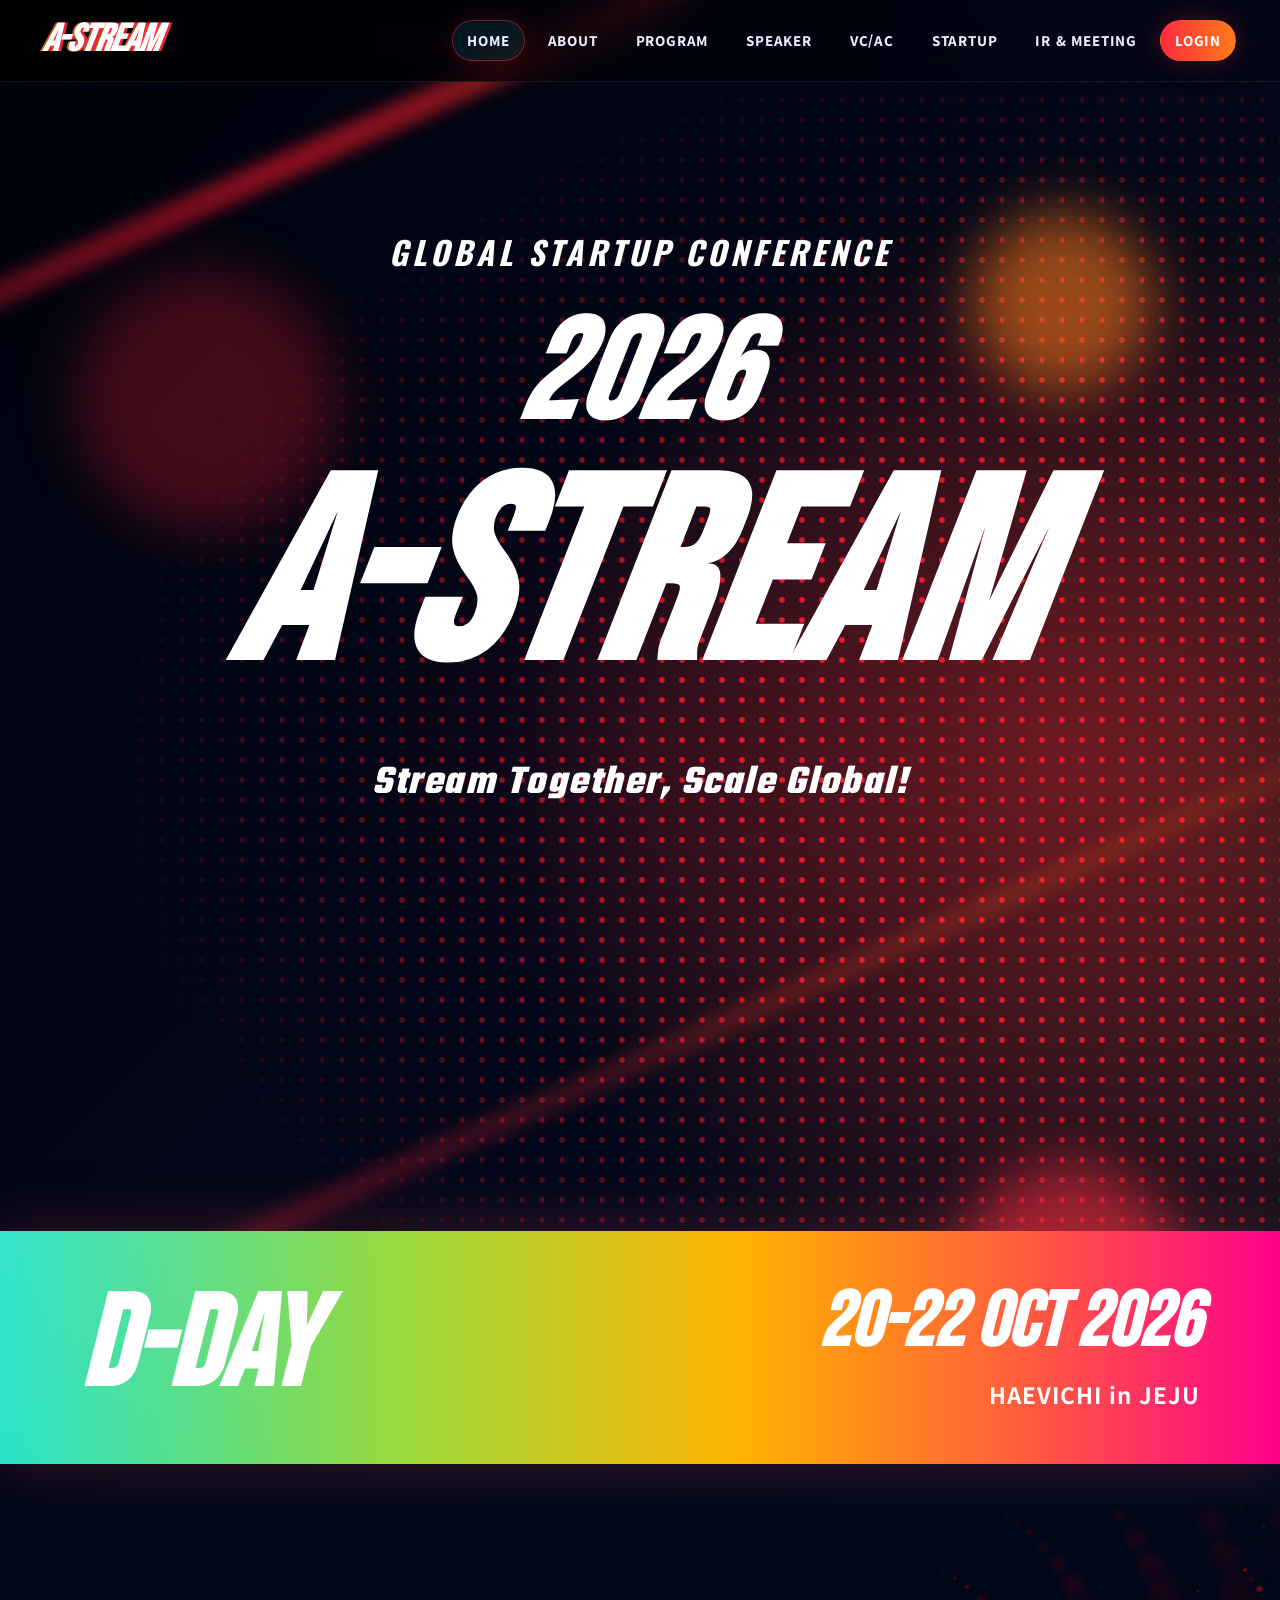
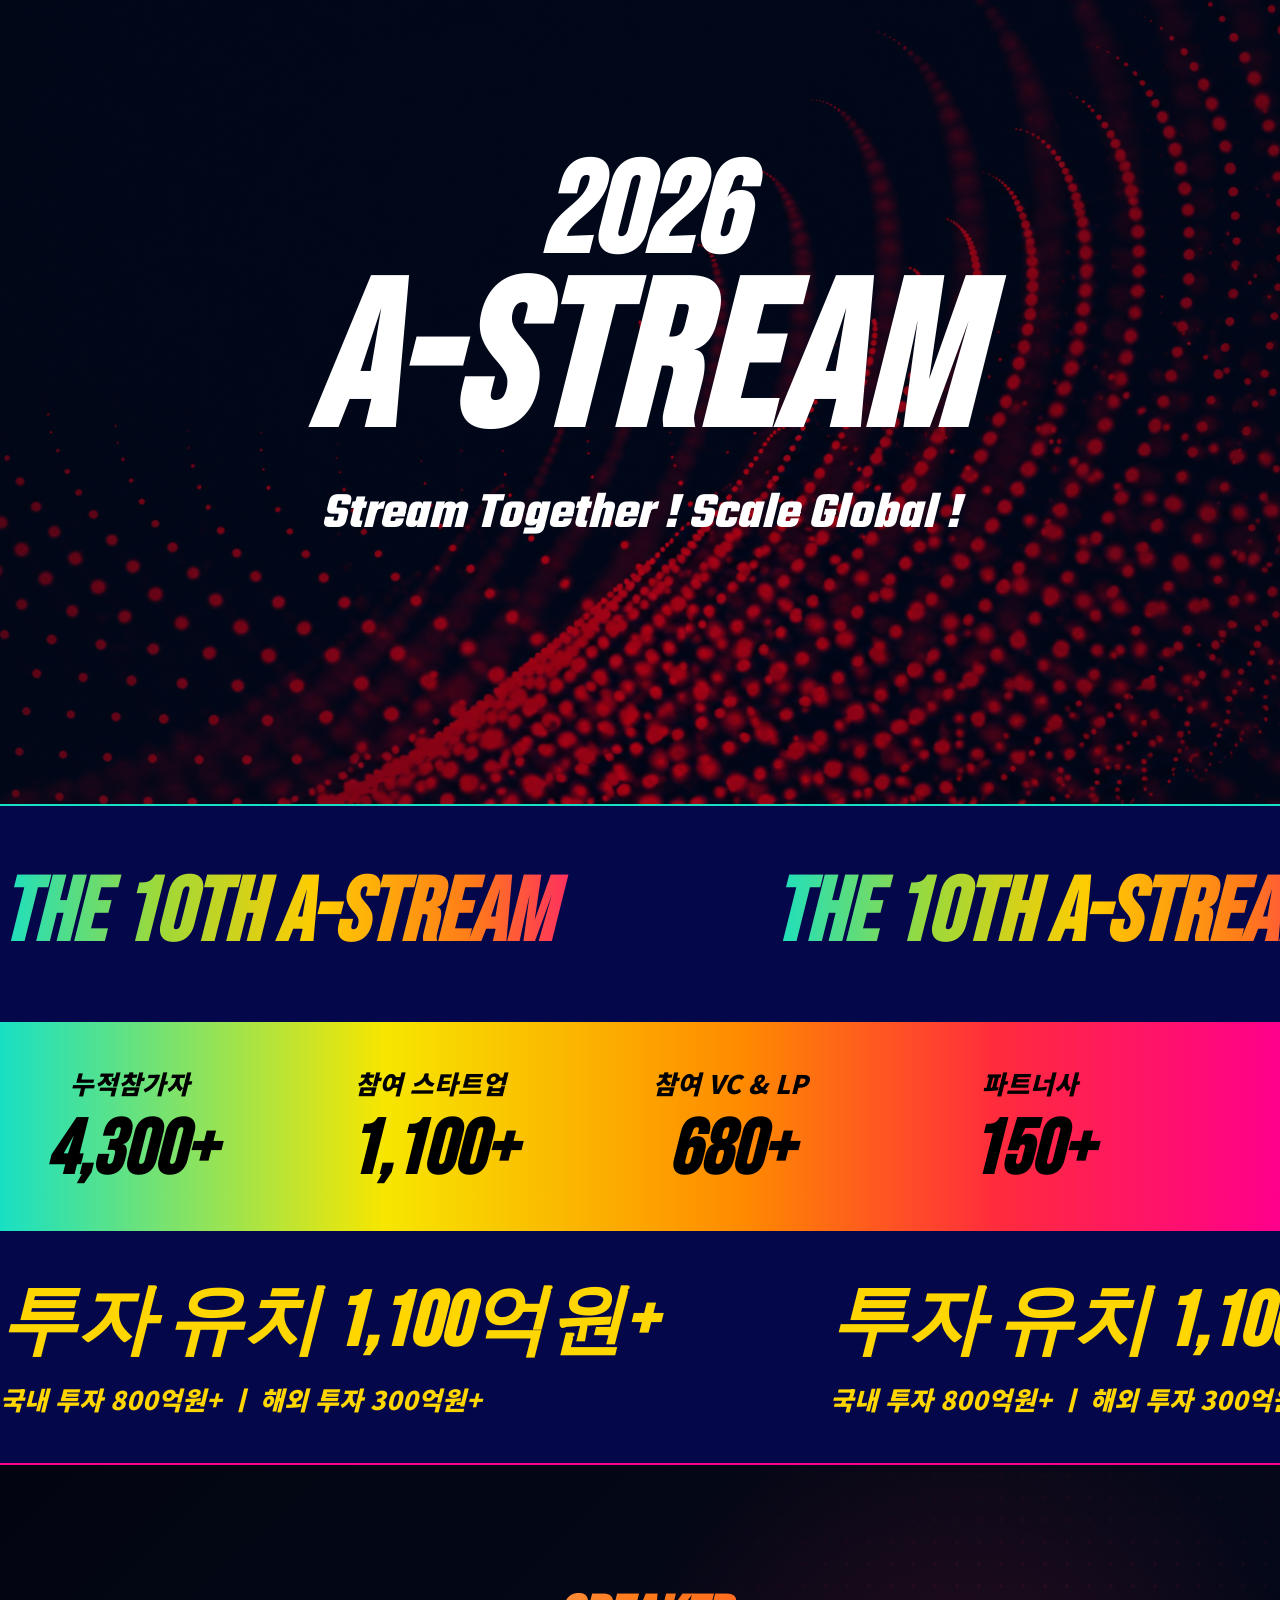
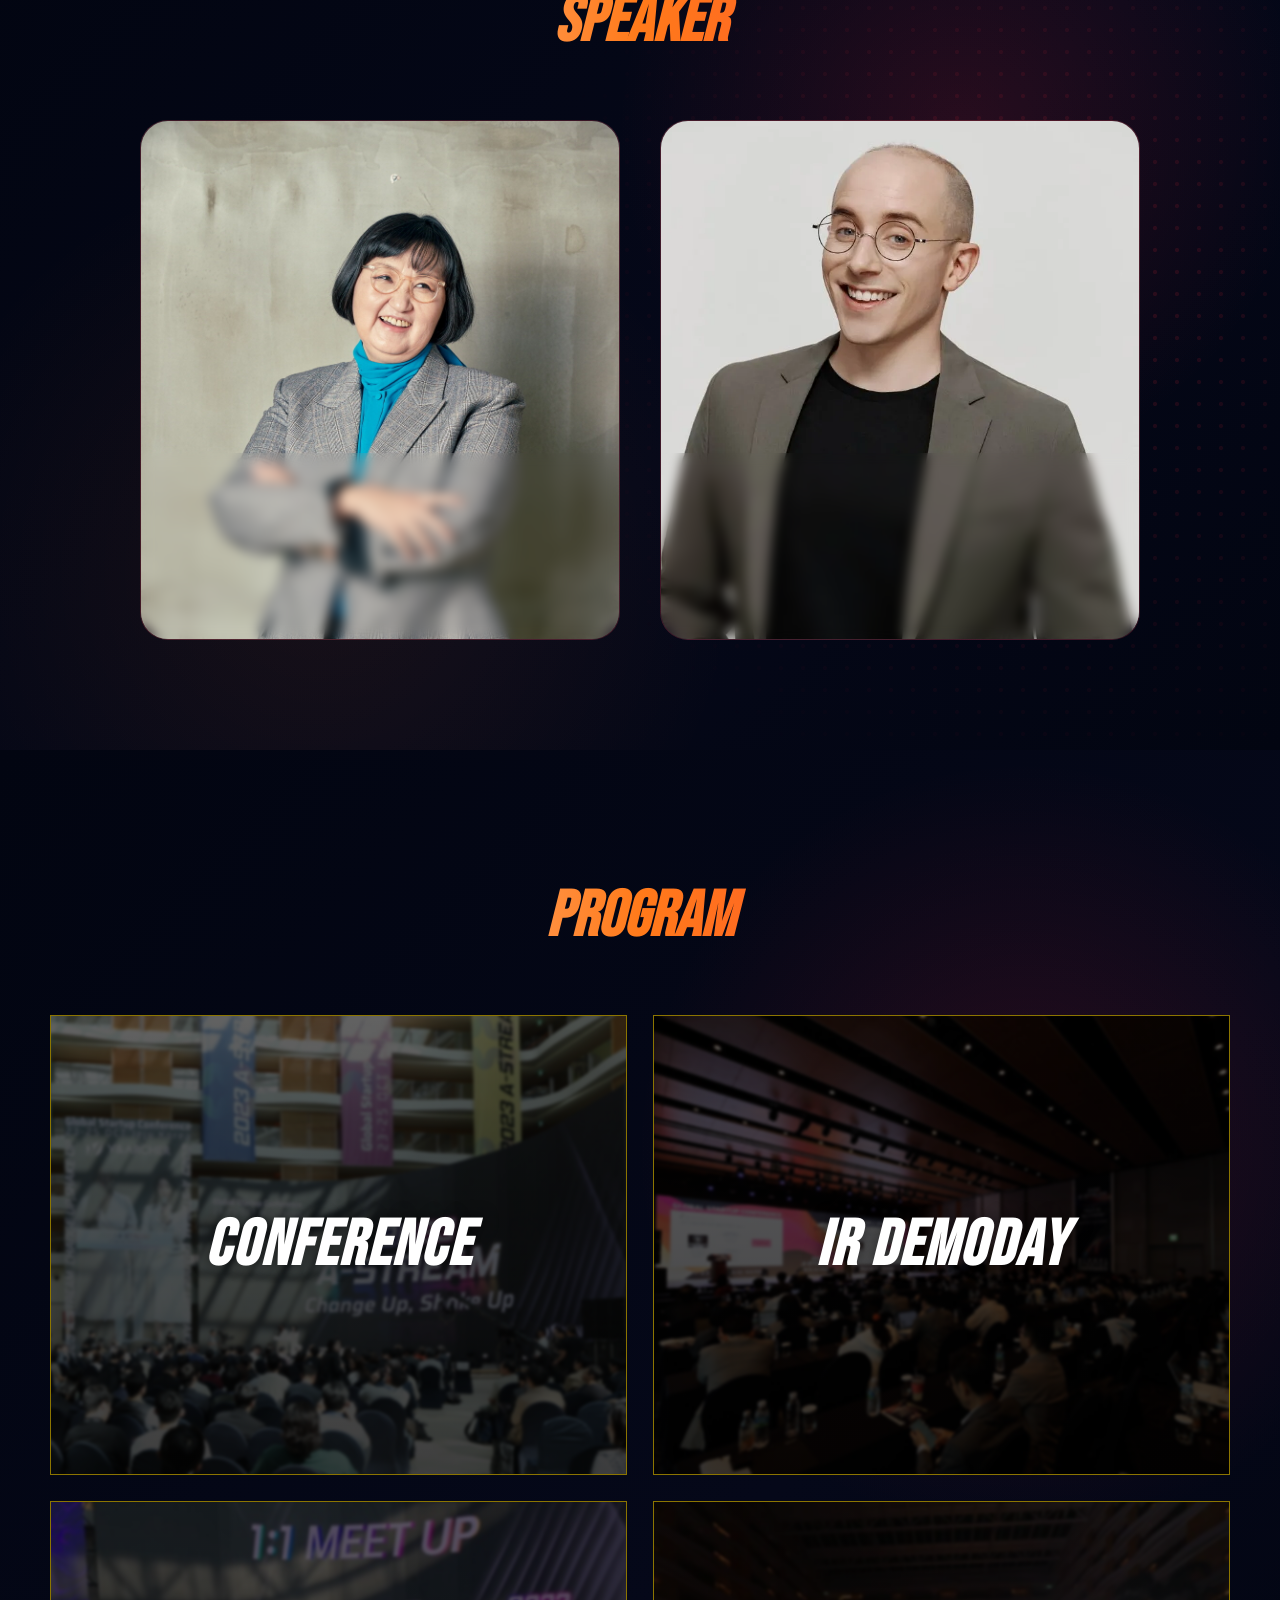
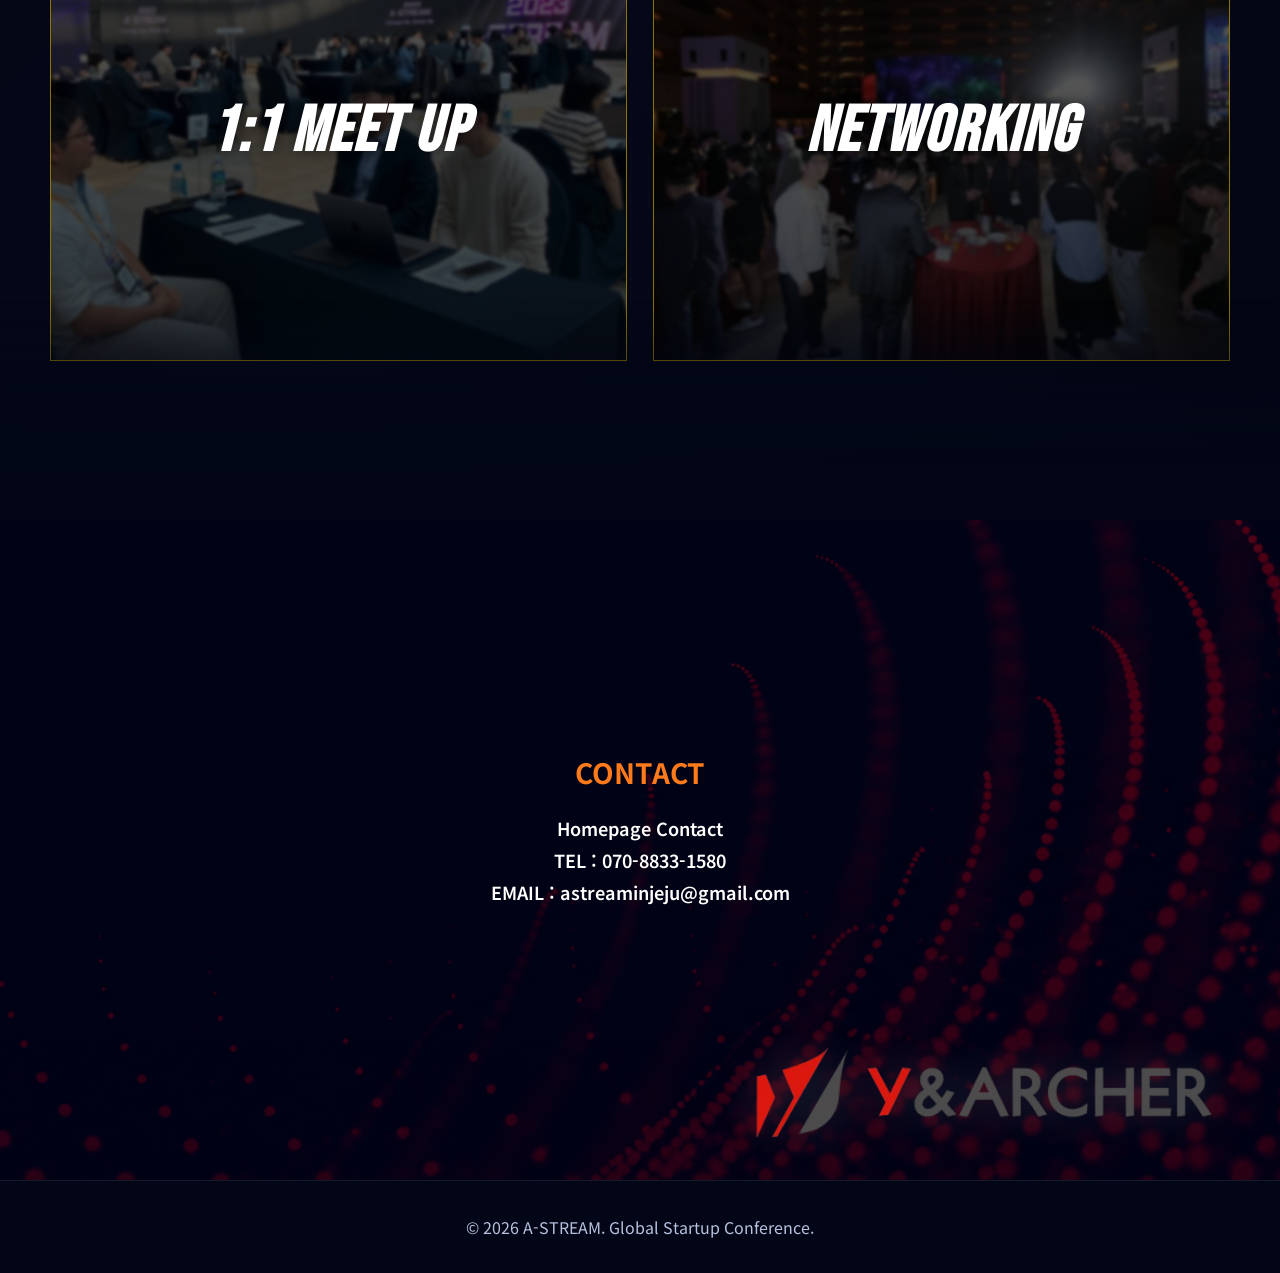
<file: index.html>
<!DOCTYPE html>
<html lang="ko">
<head>
<meta charset="UTF-8">
<meta name="viewport" content="width=device-width, initial-scale=1.0">
<title>Home | A-STREAM</title>
<link rel="stylesheet" href="style.css?v=11">
</head>

<body>

<nav class="navbar">
  <a class="logo" href="index.html">A-STREAM</a>

  <div class="nav-links">
    <a href="index.html">Home</a>
    <a href="about.html">About</a>
    <a href="program.html">Program</a>
    <a href="speaker.html">Speaker</a>

    <div class="dropdown">
      <a href="vc-ac.html">VC/AC</a>
      <div class="dropdown-menu">
        <a href="global-vc.html">해외 VC/AC</a>
        <a href="korea-vc.html">국내 VC/AC</a>
      </div>
    </div>

    <a href="startup.html">Startup</a>
    <a href="ir-meeting.html">IR & Meeting</a>
    <a class="login-btn" href="login.html">Login</a>
  </div>

  <div class="menu-icon">☰</div>
</nav>

<section class="hero">
  <div class="hero-waves">
    <div class="orb one"></div>
    <div class="orb two"></div>
    <div class="orb three"></div>
    <div class="wave"></div>
    <div class="wave"></div>
    <div class="wave"></div>
    <div class="wave"></div>
  </div>

  <div class="hero-content">
    <div class="kicker">GLOBAL STARTUP CONFERENCE</div>
    <div class="year">2026</div>
    <div class="title">A-STREAM</div>
    <p class="subtitle">Stream Together, Scale Global!</p>

    <div class="slogan-banner">
      <div class="banner-left">
        <span>D-day</span>
      </div>

      <div class="banner-right">
        <h3>20-22 OCT 2026</h3>
        <p>HAEVICHI in JEJU</p>
      </div>
    </div>
  </div>
</section>

<section class="scaleup-banner">
  <div class="scaleup-content">
    <div class="scaleup-year">2026</div>
    <div class="scaleup-title">A-STREAM</div>
    <p>Stream Together ! Scale Global !</p>
  </div>
</section>

<section class="impact-bands">
  <div class="impact-band band-title">
    <div class="impact-scroll">
      <span>The 10th A-Stream</span>
      <span>The 10th A-Stream</span>
      <span>The 10th A-Stream</span>
      <span>The 10th A-Stream</span>
    </div>
  </div>

  <div class="impact-band band-color">
    <div class="impact-scroll">
      <div class="stat-item"><p>누적참가자</p><strong>4,300+</strong></div>
      <div class="stat-item"><p>참여 스타트업</p><strong>1,100+</strong></div>
      <div class="stat-item"><p>참여 VC & LP</p><strong>680+</strong></div>
      <div class="stat-item"><p>파트너사</p><strong>150+</strong></div>
      <div class="stat-item"><p>참여 국가</p><strong>12+</strong></div>

      <div class="stat-item"><p>누적참가자</p><strong>4,300+</strong></div>
      <div class="stat-item"><p>참여 스타트업</p><strong>1,100+</strong></div>
      <div class="stat-item"><p>참여 VC & LP</p><strong>680+</strong></div>
      <div class="stat-item"><p>파트너사</p><strong>150+</strong></div>
      <div class="stat-item"><p>참여 국가</p><strong>12+</strong></div>
    </div>
  </div>

  <div class="impact-band band-invest">
    <div class="impact-scroll">
      <div class="invest-item">
        <strong>투자 유치 1,100억원+</strong>
        <p>국내 투자 800억원+ ㅣ 해외 투자 300억원+</p>
      </div>

      <div class="invest-item">
        <strong>투자 유치 1,100억원+</strong>
        <p>국내 투자 800억원+ ㅣ 해외 투자 300억원+</p>
      </div>

      <div class="invest-item">
        <strong>투자 유치 1,100억원+</strong>
        <p>국내 투자 800억원+ ㅣ 해외 투자 300억원+</p>
      </div>
    </div>
  </div>
</section>

<section class="speaker-section">
  <h2 class="speaker-title">SPEAKER</h2>

  <div class="speaker-grid">
    <div class="speaker-card">
      <img src="images/노희영님.jpg" alt="노희영">

      <div class="speaker-info">
        <h3>노희영</h3>
        <p>브랜드 컨설턴트 / 식음연구소 대표</p>
        <p>前 CJ그룹 브랜드전략 고문</p>
        <p>前 오리온그룹 부사장 · YG FOODS 대표</p>
      </div>
    </div>

    <div class="speaker-card">
      <img src="images/타일러라쉬님.webp" alt="타일러 라쉬">

      <div class="speaker-info">
        <h3>타일러 라쉬</h3>
        <p>방송인 / 연쇄창업가</p>
        <p>웨이브엔터테인먼트(주) 공동창업자</p>
        <p>한글과자 “Kalphabets” 공동창업자</p>
      </div>
    </div>
  </div>
</section>


<section class="program-preview">

  <h2 class="program-preview-title">PROGRAM</h2>

  <div class="program-preview-grid">

    <div class="program-box">
      <img src="images/Conference.png" alt="conference">
      <div class="program-overlay"></div>
      <h3>CONFERENCE</h3>
    </div>

    <div class="program-box">
      <img src="images/irdemoday사진.png" alt="IR DEMODAY">
      <div class="program-overlay"></div>
      <h3>IR DEMODAY</h3>
    </div>

    <div class="program-box">
      <img src="images/밋업.png" alt="1:1 MEET UP">
      <div class="program-overlay"></div>
      <h3>1:1 MEET UP</h3>
    </div>

    <div class="program-box">
      <img src="images/네트워킹사진.png" alt="NETWORKING">
      <div class="program-overlay"></div>
      <h3>NETWORKING</h3>
    </div>

  </div>

</section>

<section class="scaleup-contact">

  <div class="contact-left">
    <h2>2026 A-STREAM</h2>

    <p class="contact-slogan">
      Stream Together, Scale Global
    </p>

    <div class="contact-info">
      <span>GLOBAL STARTUP CONFERENCE</span>
      <span>20–22 OCT 2026 · HAEVICHI JEJU</span>
    </div>
  </div>

  <div class="contact-right">
    <h3>CONTACT</h3>

    <p>Homepage Contact</p>
    <p>TEL : 070-8833-1580</p>
    <p>EMAIL : astreaminjeju@gmail.com</p>

    <img src="images/와이앤아처 로고.png" alt="company logo" class="contact-logo">
  </div>

</section>



<footer class="footer">
  © 2026 A-STREAM. Global Startup Conference.
</footer>

<script src="script.js"></script>
</body>
</html>
</file>
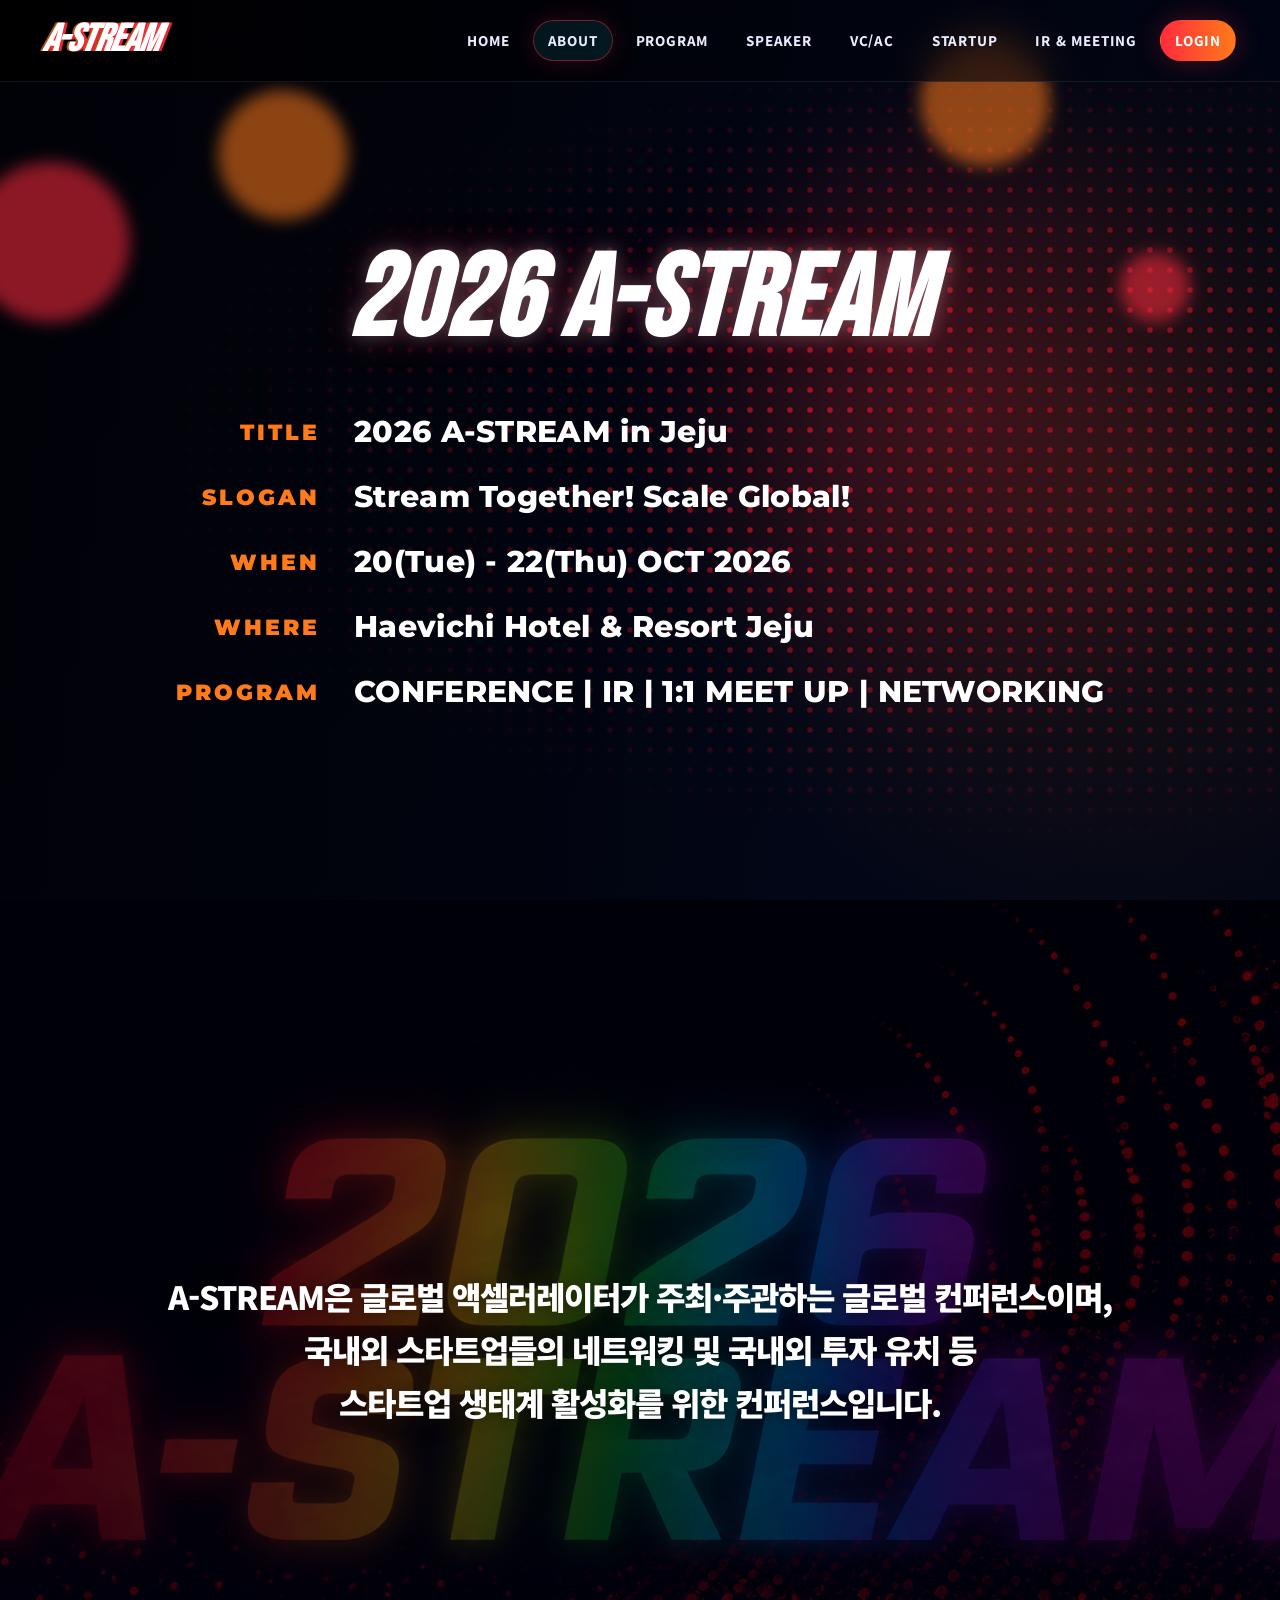
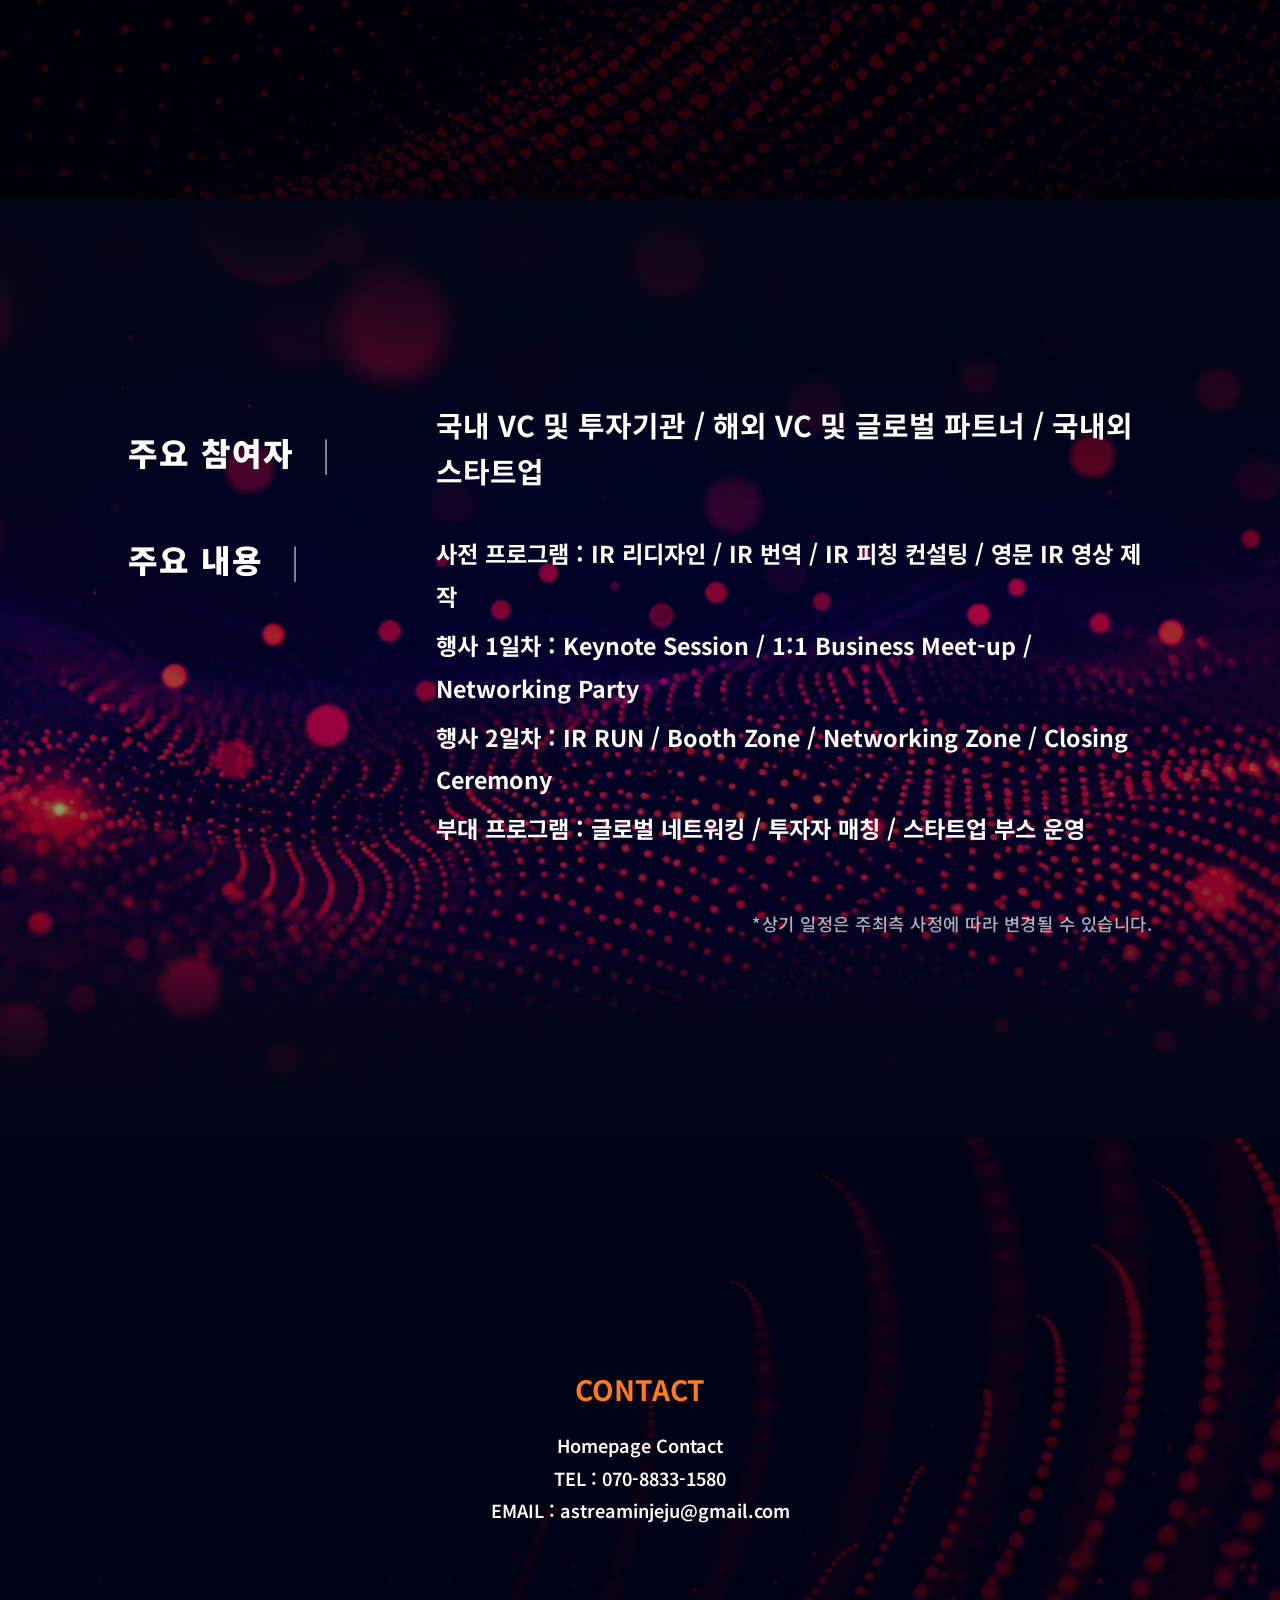
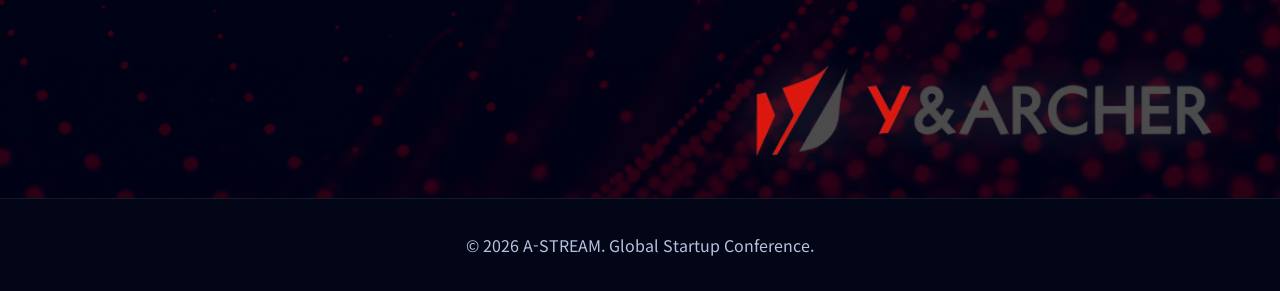
<file: about.html>
<!DOCTYPE html>
<html lang="ko">
<head>
<meta charset="UTF-8">
<meta name="viewport" content="width=device-width, initial-scale=1.0">
<title>About | A-STREAM</title>
<link rel="stylesheet" href="style.css?v=10">
</head>

<body>

<nav class="navbar">
  <a class="logo" href="index.html">A-STREAM</a>

  <div class="nav-links">
    <a href="index.html">Home</a>
    <a href="about.html" class="active">About</a>
    <a href="program.html">Program</a>
    <a href="speaker.html">Speaker</a>
    <div class="dropdown">
    <a href="vc-ac.html">VC/AC</a>

  <div class="dropdown-menu">
    <a href="global-vc.html">해외 VC/AC</a>
    <a href="korea-vc.html">국내 VC/AC</a>
  </div>
</div>
    <a href="startup.html">Startup</a>
    <a href="ir-meeting.html">IR & Meeting</a>
    <a class="login-btn" href="login.html">Login</a>
  </div>

  <div class="menu-icon">☰</div>
</nav>

<section class="about-visual-hero">

  <div class="about-blobs">
    <span></span>
    <span></span>
    <span></span>
    <span></span>
  </div>

  <div class="about-visual-content reveal">

    <h1>2026 A-STREAM</h1>

    <div class="about-info-table">

      <div class="about-info-row">
        <strong>TITLE</strong>
        <span>2026 A-STREAM in Jeju</span>
      </div>

      <div class="about-info-row">
        <strong>SLOGAN</strong>
        <span>Stream Together! Scale Global!</span>
      </div>

      <div class="about-info-row">
        <strong>WHEN</strong>
        <span>20(Tue) - 22(Thu) OCT 2026</span>
      </div>

      <div class="about-info-row">
        <strong>WHERE</strong>
        <span>Haevichi Hotel & Resort Jeju</span>
      </div>

      <div class="about-info-row">
        <strong>PROGRAM</strong>
        <span>CONFERENCE | IR | 1:1 MEET UP | NETWORKING</span>
      </div>

    </div>

  </div>

</section>

<section class="about-desc-section reveal">

  <div class="about-desc-box">
    <p>
      A-STREAM은 글로벌 액셀러레이터가 주최·주관하는 글로벌 컨퍼런스이며,<br>
      국내외 스타트업들의 네트워킹 및 국내외 투자 유치 등<br>
      스타트업 생태계 활성화를 위한 컨퍼런스입니다.
    </p>
  </div>

</section>

<section class="about-overview-section reveal">

  <div class="overview-content">

    <div class="overview-row">
      <h2>주요 참여자</h2>

      <p>
        국내 VC 및 투자기관 /
        해외 VC 및 글로벌 파트너 /
        국내외 스타트업
      </p>
    </div>

    <div class="overview-row detail-row">
      <h2>주요 내용</h2>

      <div class="overview-detail">

        <p>
          사전 프로그램 :
          IR 리디자인 / IR 번역 /
          IR 피칭 컨설팅 / 영문 IR 영상 제작
        </p>

        <p>
          행사 1일차 :
          Keynote Session /
          1:1 Business Meet-up /
          Networking Party
        </p>

        <p>
          행사 2일차 :
          IR RUN /
          Booth Zone /
          Networking Zone /
          Closing Ceremony
        </p>

        <p>
          부대 프로그램 :
          글로벌 네트워킹 /
          투자자 매칭 /
          스타트업 부스 운영
        </p>

      </div>
    </div>

    <p class="overview-note">
      *상기 일정은 주최측 사정에 따라 변경될 수 있습니다.
    </p>

  </div>

</section>

<section class="scaleup-contact reveal">

  <div class="contact-right">
    <h3>CONTACT</h3>

    <p>Homepage Contact</p>
    <p>TEL : 070-8833-1580</p>
    <p>EMAIL : astreaminjeju@gmail.com</p>
  </div>

  <div class="contact-logo">
    <img src="images/와이앤아처 로고.png" alt="company logo">
  </div>

</section>

<footer class="footer">
  © 2026 A-STREAM. Global Startup Conference.
</footer>

<script src="script.js"></script>

</body>
</html>
</file>
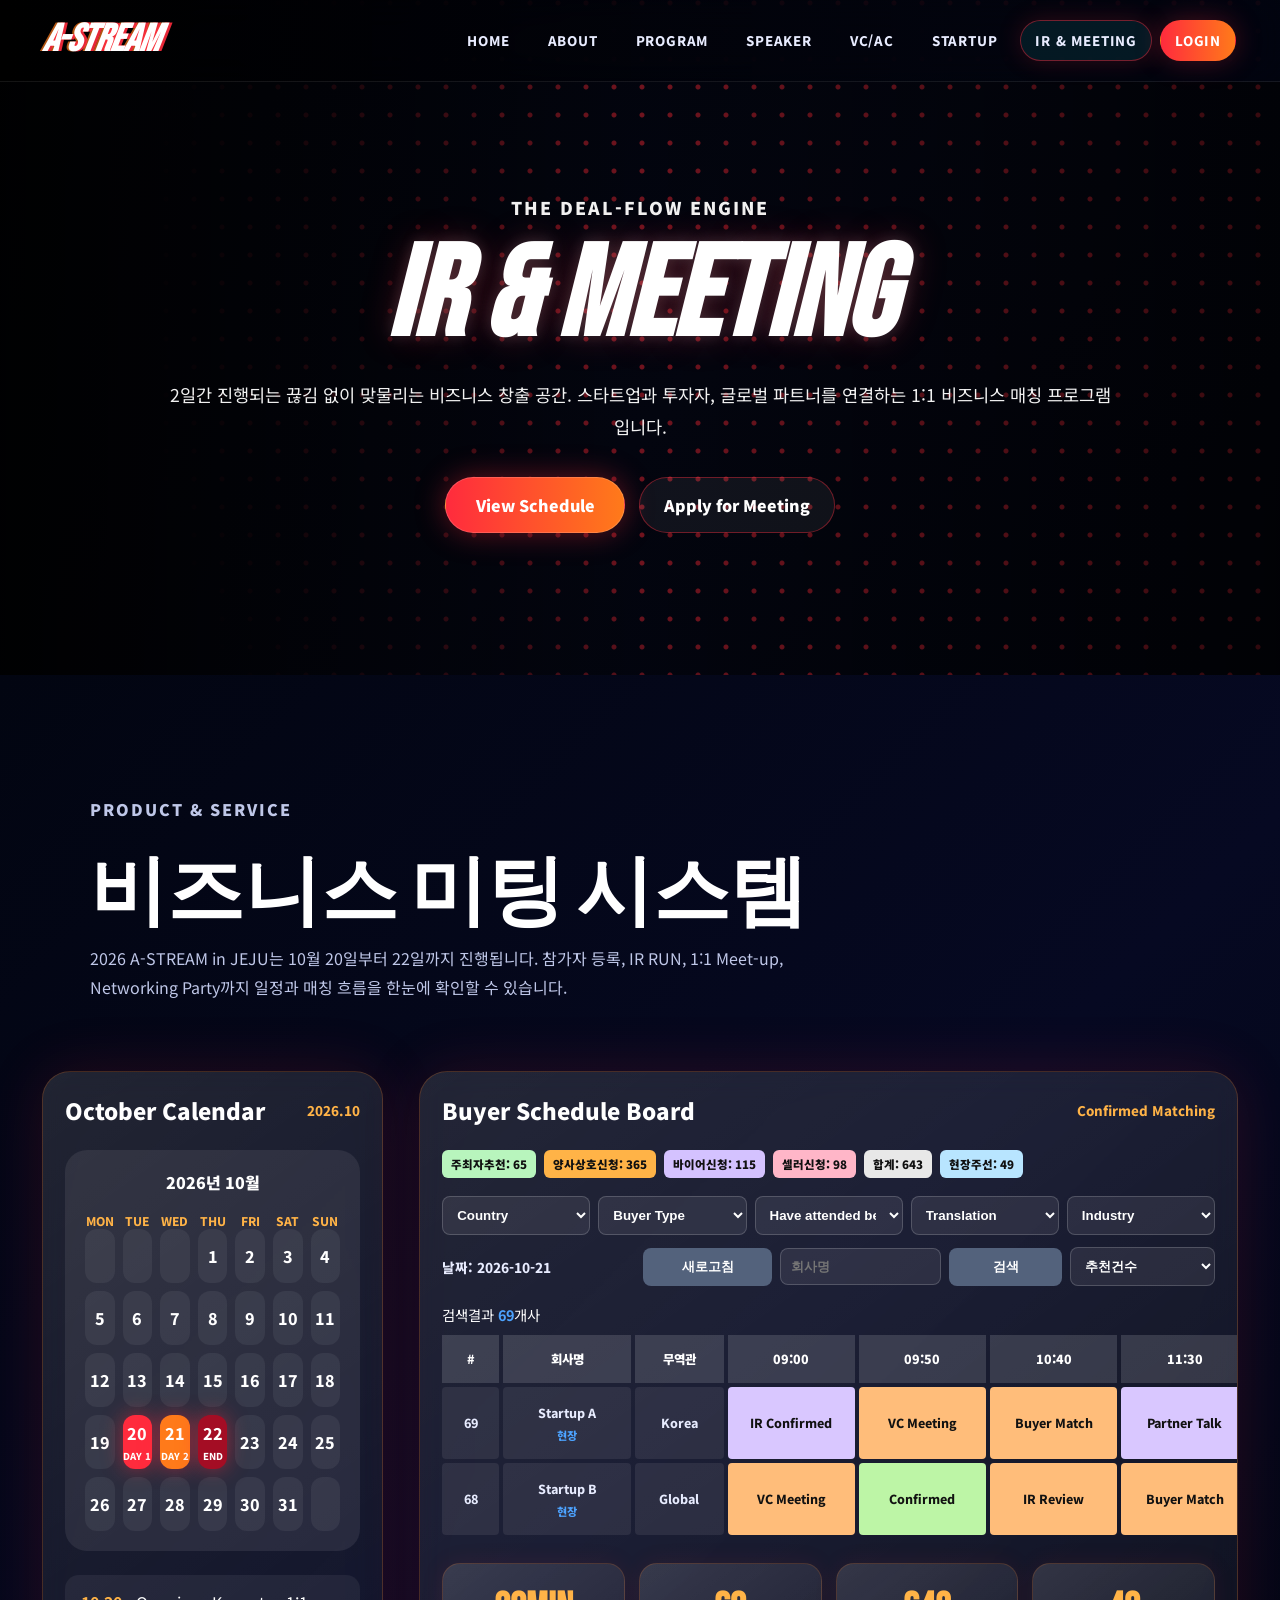
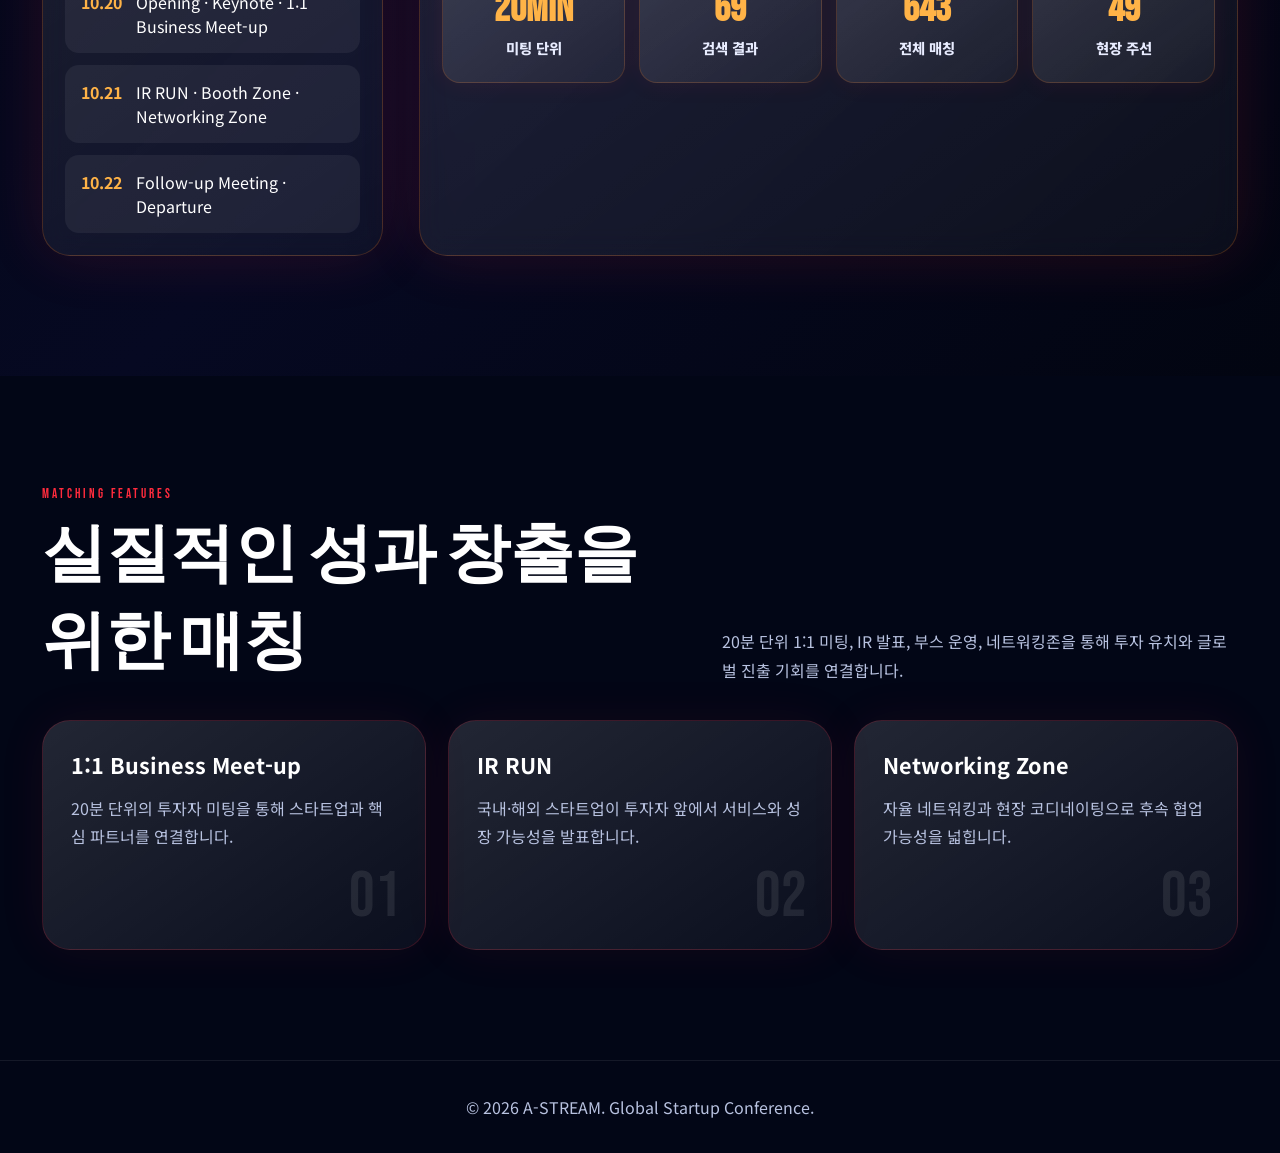
<file: ir-meeting.html>
<!DOCTYPE html>
<html lang="ko">
<head>
<meta charset="UTF-8">
<meta name="viewport" content="width=device-width, initial-scale=1.0">
<title>IR & Meeting | A-STREAM</title>
<link rel="stylesheet" href="style.css">
</head>

<body>

<nav class="navbar">
  <a class="logo" href="index.html">A-STREAM</a>

  <div class="nav-links">
    <a href="index.html">Home</a>
    <a href="about.html">About</a>
    <a href="program.html">Program</a>
    <a href="speaker.html">Speaker</a>
    <div class="dropdown">
  <a href="vc-ac.html">VC/AC</a>

  <div class="dropdown-menu">
    <a href="global-vc.html">해외 VC/AC</a>
    <a href="korea-vc.html">국내 VC/AC</a>
  </div>
</div>
    <a href="startup.html">Startup</a>
    <a href="ir-meeting.html" class="active">IR & Meeting</a>
    <a class="login-btn" href="login.html">Login</a>
  </div>

  <div class="menu-icon">☰</div>
</nav>

<section class="meeting-hero">

  <div class="meeting-bg"></div>

  <div class="meeting-hero-content reveal">
    <p class="meeting-label">THE DEAL-FLOW ENGINE</p>

    <h1>IR & MEETING</h1>

    <p>
      2일간 진행되는 끊김 없이 맞물리는 비즈니스 창출 공간.
      스타트업과 투자자, 글로벌 파트너를 연결하는
      1:1 비즈니스 매칭 프로그램입니다.
    </p>

    <div class="meeting-hero-buttons">
      <a href="#meeting-system" class="btn primary">View Schedule</a>
      <a href="startup.html" class="btn ghost">Apply for Meeting</a>
    </div>
  </div>

</section>

<section class="meeting-system" id="meeting-system">

  <div class="meeting-system-head reveal">
    <p class="meeting-label">PRODUCT & SERVICE</p>

    <h2>비즈니스 미팅 시스템</h2>

    <p>
      2026 A-STREAM in JEJU는
      10월 20일부터 22일까지 진행됩니다.
      참가자 등록, IR RUN, 1:1 Meet-up,
      Networking Party까지 일정과 매칭 흐름을
      한눈에 확인할 수 있습니다.
    </p>
  </div>

  <div class="meeting-dashboard">

    <div class="dashboard-panel calendar-panel reveal">

      <div class="panel-top">
        <span>October Calendar</span>
        <small>2026.10</small>
      </div>

      <div class="calendar-box">

        <div class="calendar-header">2026년 10월</div>

        <div class="calendar-days">
          <span>MON</span>
          <span>TUE</span>
          <span>WED</span>
          <span>THU</span>
          <span>FRI</span>
          <span>SAT</span>
          <span>SUN</span>
        </div>

        <div class="calendar-grid month-grid">
          <div></div>
          <div></div>
          <div></div>
          <div>1</div>
          <div>2</div>
          <div>3</div>
          <div>4</div>

          <div>5</div>
          <div>6</div>
          <div>7</div>
          <div>8</div>
          <div>9</div>
          <div>10</div>
          <div>11</div>

          <div>12</div>
          <div>13</div>
          <div>14</div>
          <div>15</div>
          <div>16</div>
          <div>17</div>
          <div>18</div>

          <div>19</div>

          <div class="event-day">
            20
            <span>DAY 1</span>
          </div>

          <div class="event-day orange">
            21
            <span>DAY 2</span>
          </div>

          <div class="event-day red">
            22
            <span>END</span>
          </div>

          <div>23</div>
          <div>24</div>
          <div>25</div>

          <div>26</div>
          <div>27</div>
          <div>28</div>
          <div>29</div>
          <div>30</div>
          <div>31</div>
          <div></div>
        </div>

      </div>

      <div class="meeting-list">

        <div>
          <strong>10.20</strong>
          <span>Opening · Keynote · 1:1 Business Meet-up</span>
        </div>

        <div>
          <strong>10.21</strong>
          <span>IR RUN · Booth Zone · Networking Zone</span>
        </div>

        <div>
          <strong>10.22</strong>
          <span>Follow-up Meeting · Departure</span>
        </div>

      </div>

    </div>

    <div class="dashboard-panel wide reveal">

      <div class="panel-top">
        <span>Buyer Schedule Board</span>
        <small>Confirmed Matching</small>
      </div>

      <div class="status-tags">
        <span class="tag green">주최자추천: 65</span>
        <span class="tag orange">양사상호신청: 365</span>
        <span class="tag purple">바이어신청: 115</span>
        <span class="tag pink">셀러신청: 98</span>
        <span class="tag gray">합계: 643</span>
        <span class="tag blue">현장주선: 49</span>
      </div>

      <div class="dashboard-filters">
        <select>
          <option>Country</option>
          <option>Korea</option>
          <option>Singapore</option>
          <option>USA</option>
        </select>

        <select>
          <option>Buyer Type</option>
          <option>VC</option>
          <option>AC</option>
          <option>Corporate</option>
        </select>

        <select>
          <option>Have attended before</option>
          <option>Yes</option>
          <option>No</option>
        </select>

        <select>
          <option>Translation</option>
          <option>English</option>
          <option>Korean</option>
        </select>

        <select>
          <option>Industry</option>
          <option>AI</option>
          <option>Tourism</option>
          <option>Deep Tech</option>
        </select>
      </div>

      <div class="dashboard-search">
        <span>날짜: 2026-10-21</span>
        <button>새로고침</button>
        <input type="text" placeholder="회사명">
        <button>검색</button>
        <select>
          <option>추천건수</option>
          <option>확정순</option>
          <option>신청순</option>
        </select>
      </div>

      <div class="board-count">
        검색결과 <strong>69</strong>개사
      </div>

      <div class="buyer-board">

        <div class="board-head">#</div>
        <div class="board-head">회사명</div>
        <div class="board-head">무역관</div>
        <div class="board-head">09:00</div>
        <div class="board-head">09:50</div>
        <div class="board-head">10:40</div>
        <div class="board-head">11:30</div>
        <div class="board-head">13:30</div>
        <div class="board-head">14:20</div>
        <div class="board-head">15:10</div>

        <div class="board-cell">69</div>
        <div class="board-cell company-name">
          Startup A
          <span>현장</span>
        </div>
        <div class="board-cell">Korea</div>
        <div class="board-slot purple">IR Confirmed</div>
        <div class="board-slot orange">VC Meeting</div>
        <div class="board-slot orange">Buyer Match</div>
        <div class="board-slot purple">Partner Talk</div>
        <div class="board-slot orange">1:1 Meet-up</div>
        <div class="board-slot orange">Follow-up</div>
        <div class="board-slot pink">Pending</div>

        <div class="board-cell">68</div>
        <div class="board-cell company-name">
          Startup B
          <span>현장</span>
        </div>
        <div class="board-cell">Global</div>
        <div class="board-slot orange">VC Meeting</div>
        <div class="board-slot green">Confirmed</div>
        <div class="board-slot orange">IR Review</div>
        <div class="board-slot orange">Buyer Match</div>
        <div class="board-slot pink">Pending</div>
        <div class="board-slot orange">Partner</div>
        <div class="board-slot mint">Translation</div>

      </div>

      <div class="board-summary">
        <div>
          <strong>20min</strong>
          <span>미팅 단위</span>
        </div>

        <div>
          <strong>69</strong>
          <span>검색 결과</span>
        </div>

        <div>
          <strong>643</strong>
          <span>전체 매칭</span>
        </div>

        <div>
          <strong>49</strong>
          <span>현장 주선</span>
        </div>
      </div>

    </div>

  </div>

</section>

<section class="meeting-features">

  <div class="inner">

    <div class="section-head reveal">

      <div>
        <div class="eyebrow">MATCHING FEATURES</div>
        <h2>실질적인 성과 창출을 위한 매칭</h2>
      </div>

      <p class="desc">
        20분 단위 1:1 미팅, IR 발표,
        부스 운영, 네트워킹존을 통해
        투자 유치와 글로벌 진출 기회를 연결합니다.
      </p>

    </div>

    <div class="grid">

      <div class="card reveal">
        <h3>1:1 Business Meet-up</h3>
        <p>
          20분 단위의 투자자 미팅을 통해
          스타트업과 핵심 파트너를 연결합니다.
        </p>
        <span class="num">01</span>
      </div>

      <div class="card reveal">
        <h3>IR RUN</h3>
        <p>
          국내·해외 스타트업이 투자자 앞에서
          서비스와 성장 가능성을 발표합니다.
        </p>
        <span class="num">02</span>
      </div>

      <div class="card reveal">
        <h3>Networking Zone</h3>
        <p>
          자율 네트워킹과 현장 코디네이팅으로
          후속 협업 가능성을 넓힙니다.
        </p>
        <span class="num">03</span>
      </div>

    </div>

  </div>

</section>

<footer class="footer">
  © 2026 A-STREAM. Global Startup Conference.
</footer>

<script src="script.js"></script>

</body>
</html>
</file>
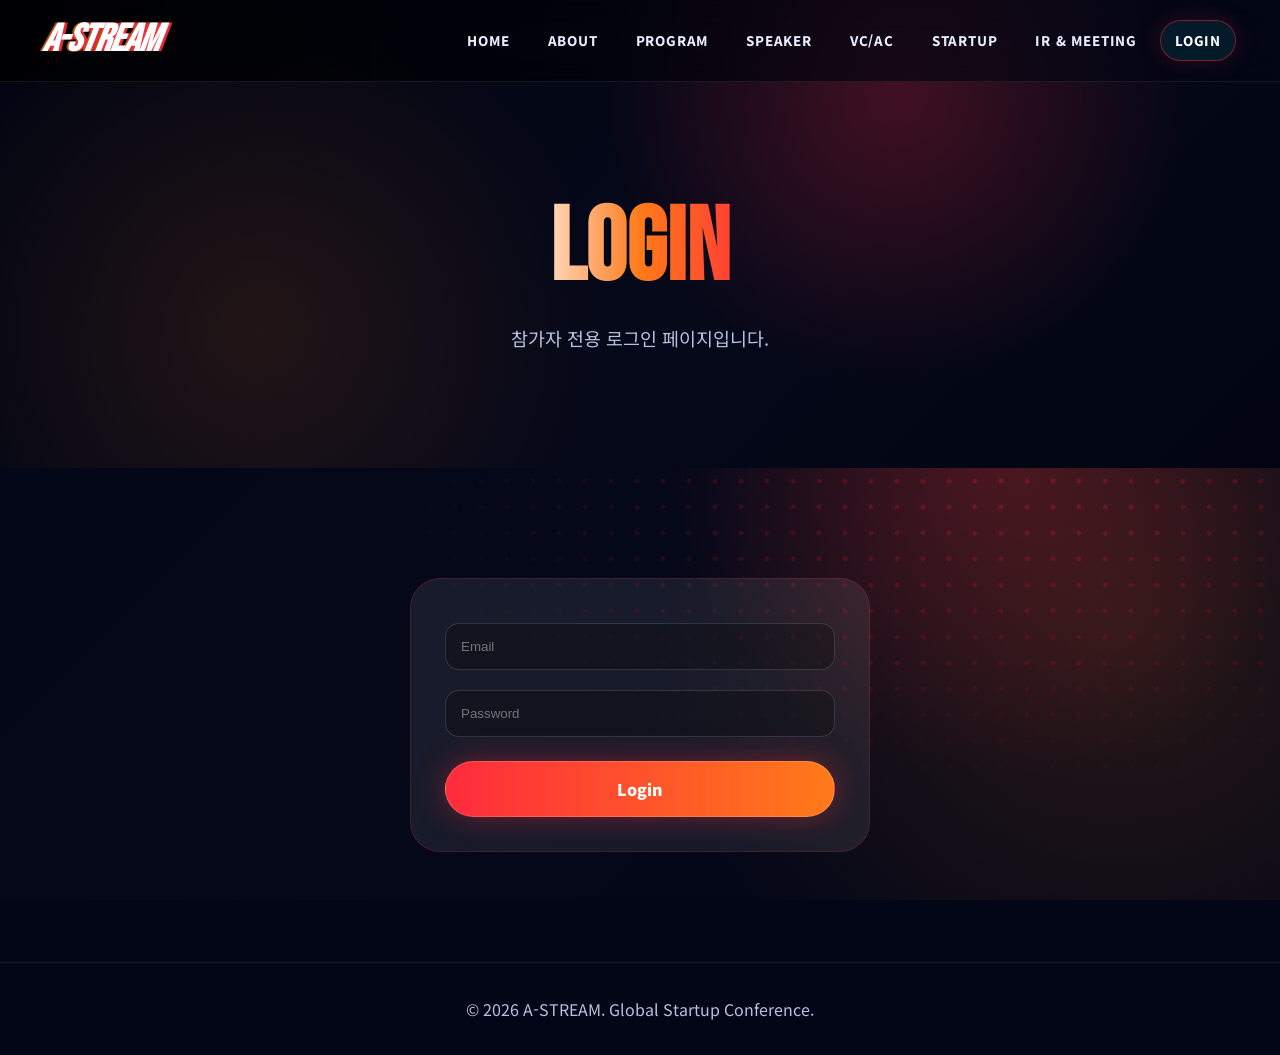
<file: login.html>
<!DOCTYPE html>
<html lang="ko">
<head>
<meta charset="UTF-8">
<meta name="viewport" content="width=device-width, initial-scale=1.0">
<title>Login | A-STREAM</title>
<link rel="stylesheet" href="style.css">
</head>
<body>

<nav class="navbar">
  <a class="logo" href="index.html">A-STREAM</a>
  <div class="nav-links">
    <a href="index.html">Home</a>
    <a href="about.html">About</a>
    <a href="program.html">Program</a>
    <a href="speaker.html">Speaker</a>
    <div class="dropdown">
  <a href="vc-ac.html">VC/AC</a>

  <div class="dropdown-menu">
    <a href="global-vc.html">해외 VC/AC</a>
    <a href="korea-vc.html">국내 VC/AC</a>
  </div>
</div>
    <a href="startup.html">Startup</a>
    <a href="ir-meeting.html">IR & Meeting</a>
    <a class="login-btn" href="login.html">Login</a>
  </div>
  <div class="menu-icon">☰</div>
</nav>


<header class="page-hero"><div><h1>LOGIN</h1><p>참가자 전용 로그인 페이지입니다.</p></div></header>
<section class="section"><div class="inner">
<div class="login-box reveal">
  <input class="input" type="email" placeholder="Email">
  <input class="input" type="password" placeholder="Password">
  <a class="btn primary" style="width:100%;margin-top:14px" href="#">Login</a>
</div>
</div></section>

<footer class="footer">© 2026 A-STREAM. Global Startup Conference.</footer>
<script src="script.js"></script>
</body>
</html>
</file>
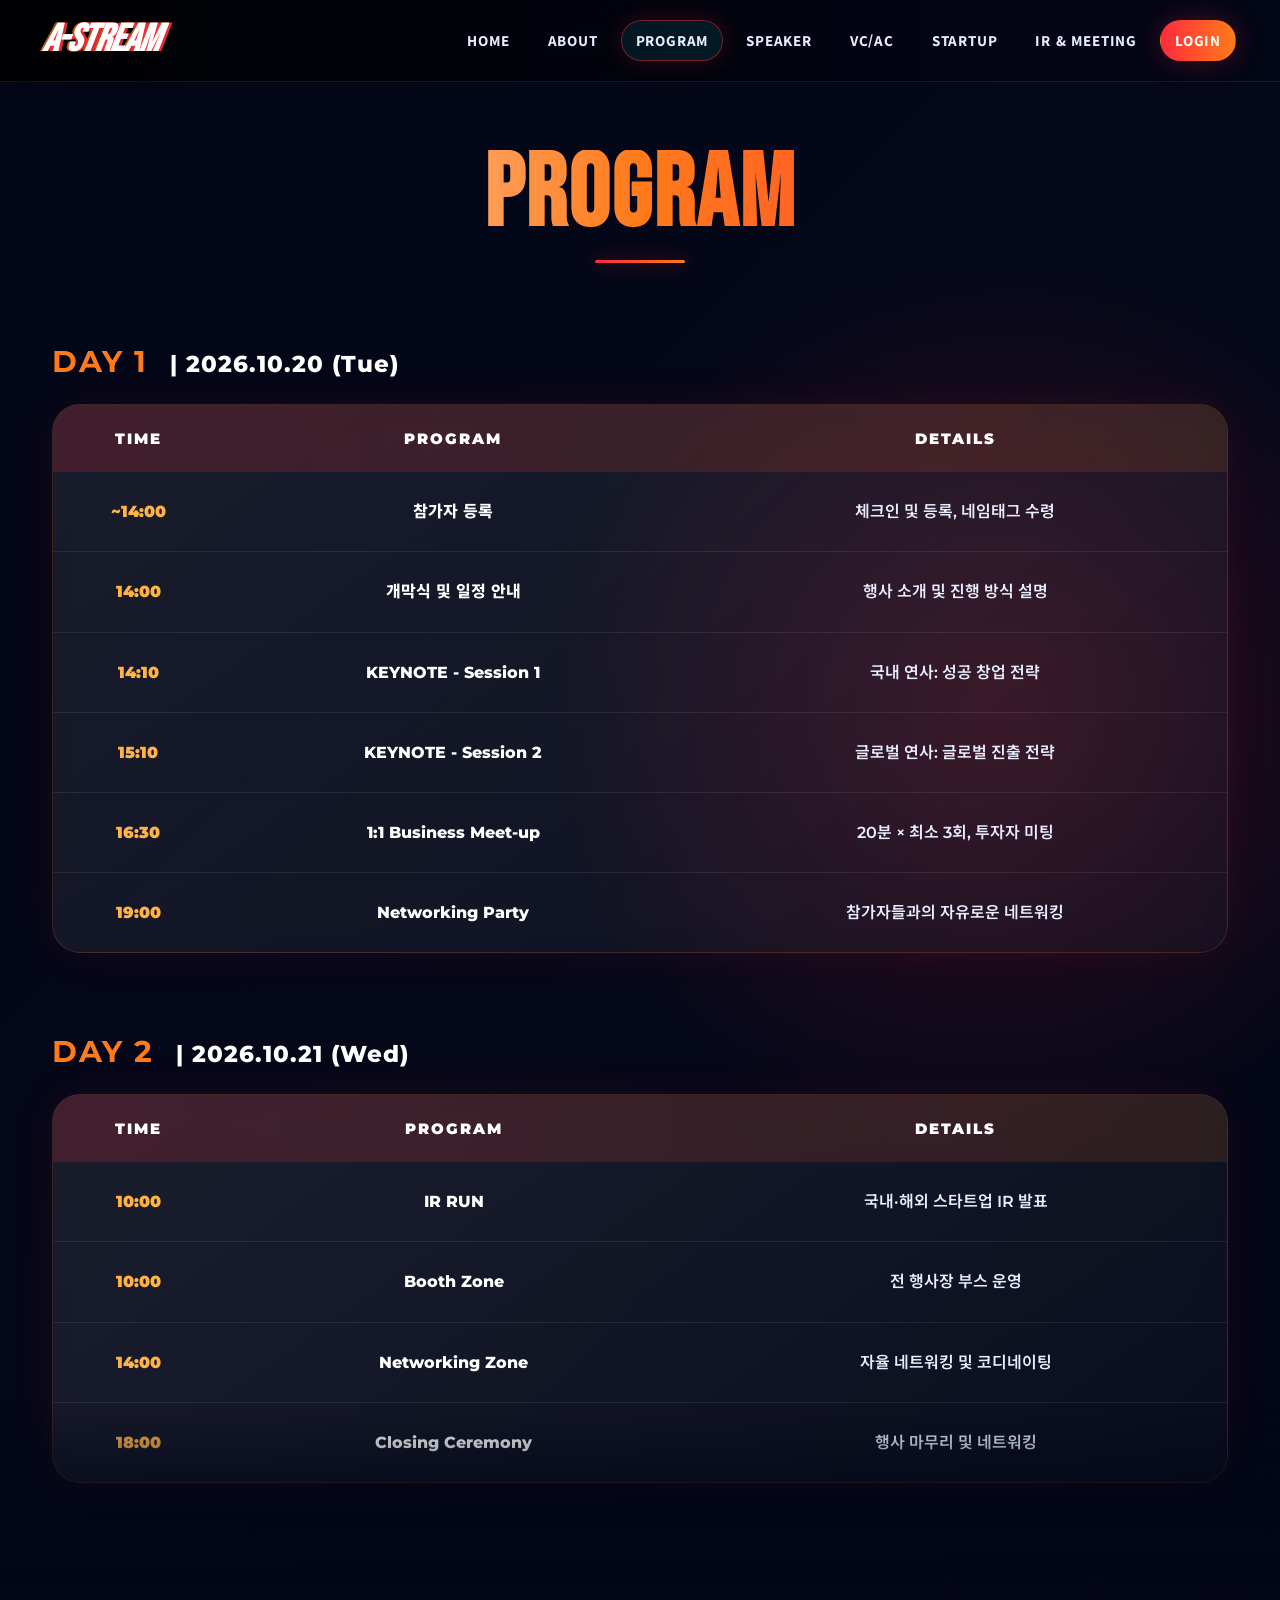
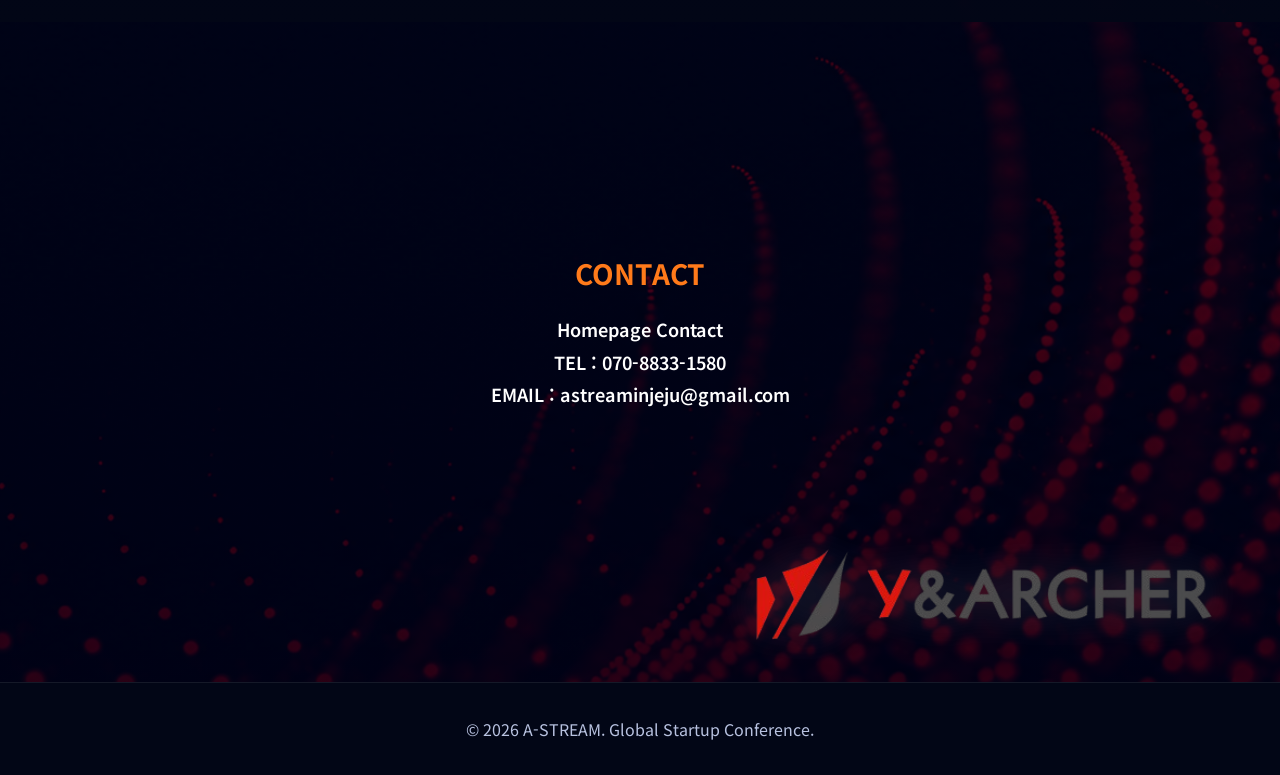
<file: program.html>
<!DOCTYPE html>
<html lang="ko">
<head>
<meta charset="UTF-8">
<meta name="viewport" content="width=device-width, initial-scale=1.0">
<title>Program | A-STREAM</title>
<link rel="stylesheet" href="style.css?v=9">
</head>

<body>

<nav class="navbar">
  <a class="logo" href="index.html">A-STREAM</a>

  <div class="nav-links">
    <a href="index.html">Home</a>
    <a href="about.html">About</a>
    <a href="program.html" class="active">Program</a>
    <a href="speaker.html">Speaker</a>
    <div class="dropdown">
  <a href="vc-ac.html">VC/AC</a>

  <div class="dropdown-menu">
    <a href="global-vc.html">해외 VC/AC</a>
    <a href="korea-vc.html">국내 VC/AC</a>
  </div>
</div>
    <a href="startup.html">Startup</a>
    <a href="ir-meeting.html">IR & Meeting</a>
    <a class="login-btn" href="login.html">Login</a>
  </div>

  <div class="menu-icon">☰</div>
</nav>

<section class="program-page">

  <div class="program-title simple reveal">
    <h1>PROGRAM</h1>
  </div>

  <div class="program-day reveal">
    <strong>DAY 1</strong> | 2026.10.20 (Tue)
  </div>

  <div class="program-table-wrap reveal">
    <table class="program-table">
      <thead>
        <tr>
          <th>TIME</th>
          <th>PROGRAM</th>
          <th>DETAILS</th>
        </tr>
      </thead>

      <tbody>
        <tr>
          <td>~14:00</td>
          <td class="highlight">참가자 등록</td>
          <td>체크인 및 등록, 네임태그 수령</td>
        </tr>

        <tr>
          <td>14:00</td>
          <td>개막식 및 일정 안내</td>
          <td>행사 소개 및 진행 방식 설명</td>
        </tr>

        <tr>
          <td>14:10</td>
          <td>KEYNOTE - Session 1</td>
          <td>국내 연사: 성공 창업 전략</td>
        </tr>

        <tr>
          <td>15:10</td>
          <td>KEYNOTE - Session 2</td>
          <td>글로벌 연사: 글로벌 진출 전략</td>
        </tr>

        <tr>
          <td>16:30</td>
          <td>1:1 Business Meet-up</td>
          <td>20분 × 최소 3회, 투자자 미팅</td>
        </tr>

        <tr>
          <td>19:00</td>
          <td>Networking Party</td>
          <td>참가자들과의 자유로운 네트워킹</td>
        </tr>
      </tbody>
    </table>
  </div>

  <div class="program-day day-two reveal">
    <strong>DAY 2</strong> | 2026.10.21 (Wed)
  </div>

  <div class="program-table-wrap reveal">
    <table class="program-table">
      <thead>
        <tr>
          <th>TIME</th>
          <th>PROGRAM</th>
          <th>DETAILS</th>
        </tr>
      </thead>

      <tbody>
        <tr>
          <td>10:00</td>
          <td class="highlight">IR RUN</td>
          <td>국내·해외 스타트업 IR 발표</td>
        </tr>

        <tr>
          <td>10:00</td>
          <td>Booth Zone</td>
          <td>전 행사장 부스 운영</td>
        </tr>

        <tr>
          <td>14:00</td>
          <td>Networking Zone</td>
          <td>자율 네트워킹 및 코디네이팅</td>
        </tr>

        <tr>
          <td>18:00</td>
          <td>Closing Ceremony</td>
          <td>행사 마무리 및 네트워킹</td>
        </tr>
      </tbody>
    </table>
  </div>

</section>

<section class="scaleup-contact reveal">

  <div class="contact-right">
    <h3>CONTACT</h3>

    <p>Homepage Contact</p>
    <p>TEL : 070-8833-1580</p>
    <p>EMAIL : astreaminjeju@gmail.com</p>
  </div>

  <div class="contact-logo">
    <img src="images/와이앤아처 로고.png" alt="company logo">
  </div>

</section>

<footer class="footer">
  © 2026 A-STREAM. Global Startup Conference.
</footer>

<script src="script.js"></script>
</body>
</html>
</file>
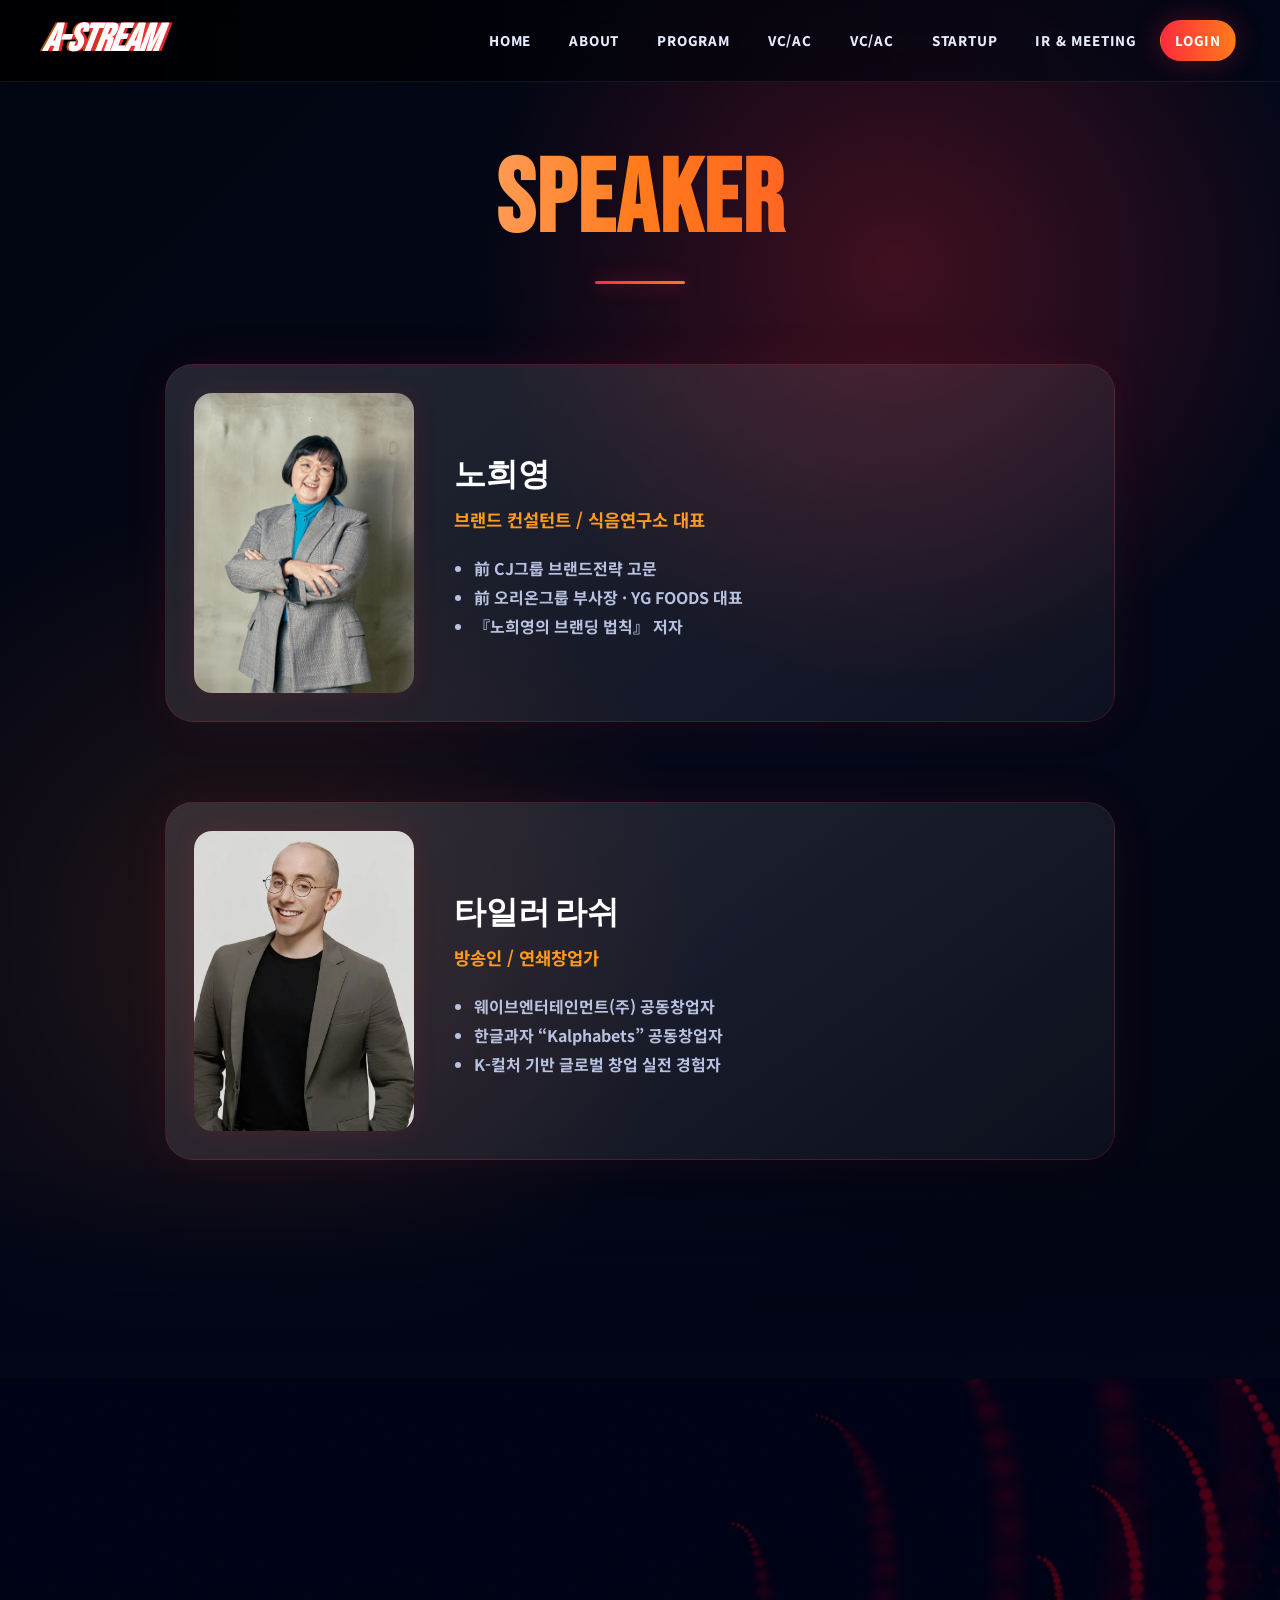
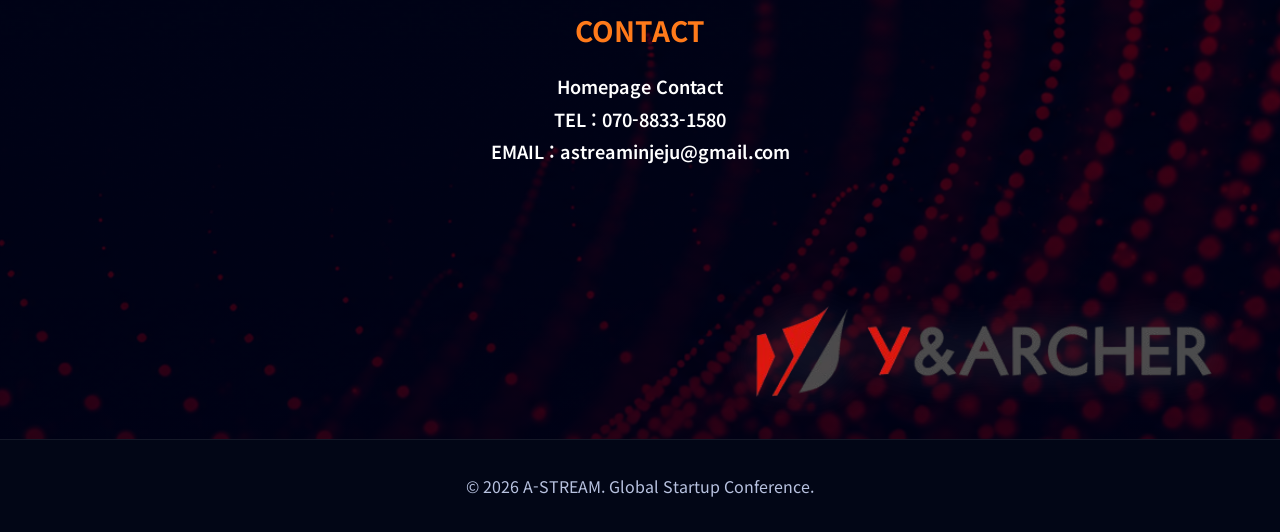
<file: speaker.html>
<!DOCTYPE html>
<html lang="ko">
<head>
<meta charset="UTF-8">
<meta name="viewport" content="width=device-width, initial-scale=1.0">
<title>Speaker | A-STREAM</title>
<link rel="stylesheet" href="style.css?v=9">
</head>

<body>

<nav class="navbar">
  <a class="logo" href="index.html">A-STREAM</a>

  <div class="nav-links">
    <a href="index.html">Home</a>
    <a href="about.html">About</a>
    <a href="program.html">Program</a>
    <div class="dropdown">
  <a href="vc-ac.html">VC/AC</a>

  <div class="dropdown-menu">
    <a href="global-vc.html">해외 VC/AC</a>
    <a href="korea-vc.html">국내 VC/AC</a>
  </div>
</div>
    <a href="vc-ac.html">VC/AC</a>
    <a href="startup.html">Startup</a>
    <a href="ir-meeting.html">IR & Meeting</a>
    <a class="login-btn" href="login.html">Login</a>
  </div>

  <div class="menu-icon">☰</div>
</nav>

<section class="speaker-page">

  <h1 class="speaker-page-title reveal">SPEAKER</h1>

  <div class="speaker-detail reveal">
    <div class="speaker-photo">
      <img src="images/노희영님.jpg" alt="노희영">
    </div>

    <div class="speaker-text">
      <h2>노희영</h2>
      <h3>브랜드 컨설턴트 / 식음연구소 대표</h3>
      <ul>
        <li>前 CJ그룹 브랜드전략 고문</li>
        <li>前 오리온그룹 부사장 · YG FOODS 대표</li>
        <li>『노희영의 브랜딩 법칙』 저자</li>
      </ul>
    </div>
  </div>

  <div class="speaker-detail reverse reveal">
    <div class="speaker-photo">
      <img src="images/타일러라쉬님.webp" alt="타일러 라쉬">
    </div>

    <div class="speaker-text">
      <h2>타일러 라쉬</h2>
      <h3>방송인 / 연쇄창업가</h3>
      <ul>
        <li>웨이브엔터테인먼트(주) 공동창업자</li>
        <li>한글과자 “Kalphabets” 공동창업자</li>
        <li>K-컬처 기반 글로벌 창업 실전 경험자</li>
      </ul>
    </div>
  </div>

</section>

<section class="scaleup-contact reveal">

  <div class="contact-right">
    <h3>CONTACT</h3>

    <p>Homepage Contact</p>
    <p>TEL : 070-8833-1580</p>
    <p>EMAIL : astreaminjeju@gmail.com</p>
  </div>

  <div class="contact-logo">
    <img src="images/와이앤아처 로고.png" alt="company logo">
  </div>

</section>

<footer class="footer">
  © 2026 A-STREAM. Global Startup Conference.
</footer>

<script src="script.js"></script>

</body>
</html>
</file>
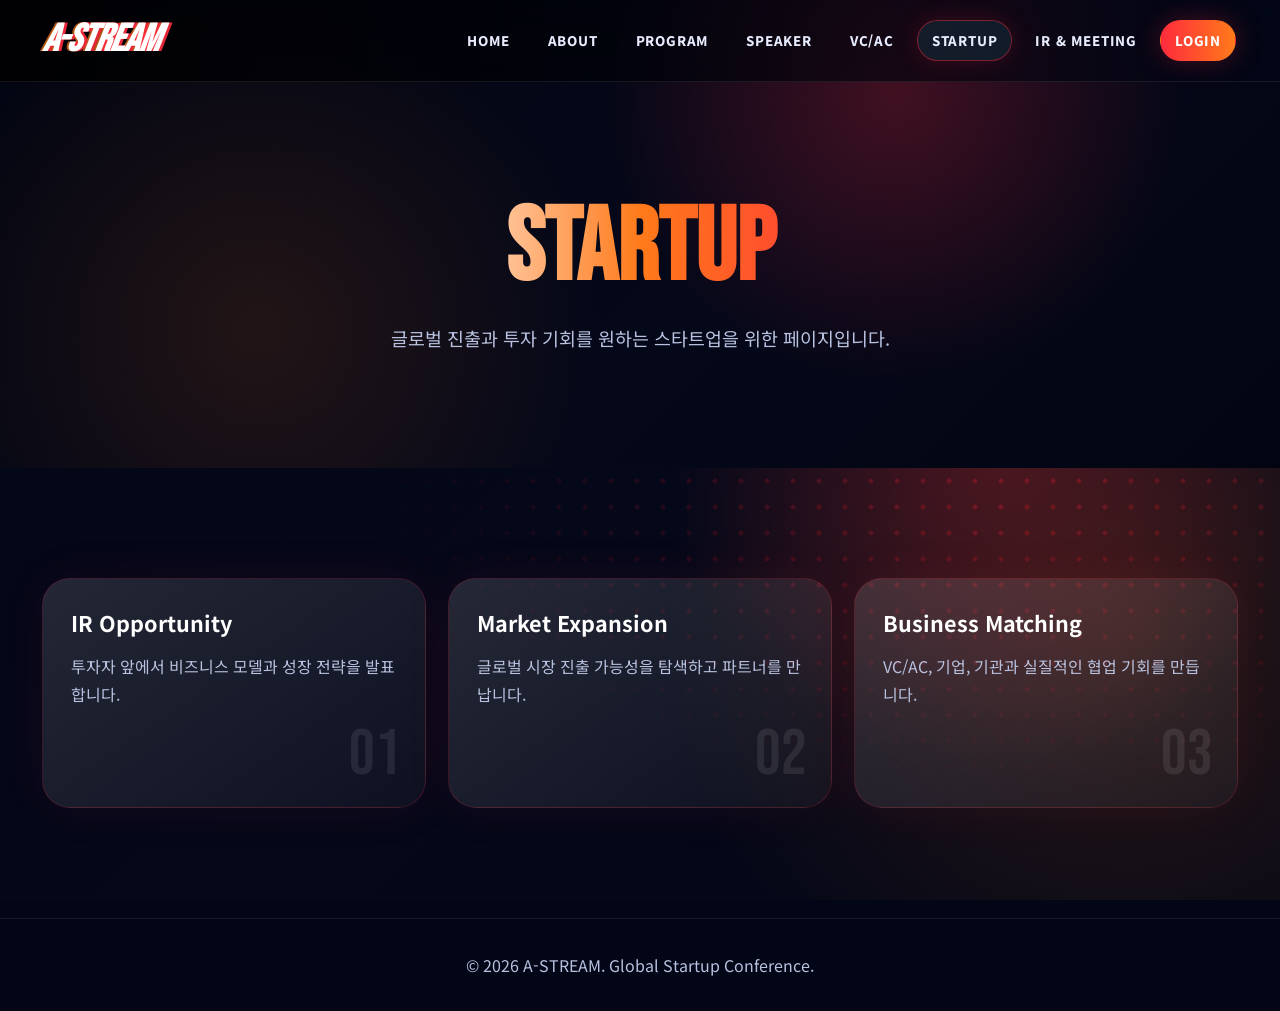
<file: startup.html>
<!DOCTYPE html>
<html lang="ko">
<head>
<meta charset="UTF-8">
<meta name="viewport" content="width=device-width, initial-scale=1.0">
<title>Startup | A-STREAM</title>
<link rel="stylesheet" href="style.css">
</head>
<body>

<nav class="navbar">
  <a class="logo" href="index.html">A-STREAM</a>
  <div class="nav-links">
    <a href="index.html">Home</a>
    <a href="about.html">About</a>
    <a href="program.html">Program</a>
    <a href="speaker.html">Speaker</a>
    <div class="dropdown">
  <a href="vc-ac.html">VC/AC</a>

  <div class="dropdown-menu">
    <a href="global-vc.html">해외 VC/AC</a>
    <a href="korea-vc.html">국내 VC/AC</a>
  </div>
</div>
    <a href="startup.html">Startup</a>
    <a href="ir-meeting.html">IR & Meeting</a>
    <a class="login-btn" href="login.html">Login</a>
  </div>
  <div class="menu-icon">☰</div>
</nav>


<header class="page-hero"><div><h1>STARTUP</h1><p>글로벌 진출과 투자 기회를 원하는 스타트업을 위한 페이지입니다.</p></div></header>
<section class="section"><div class="inner grid">
<div class="card reveal"><h3>IR Opportunity</h3><p>투자자 앞에서 비즈니스 모델과 성장 전략을 발표합니다.</p><span class="num">01</span></div>
<div class="card reveal"><h3>Market Expansion</h3><p>글로벌 시장 진출 가능성을 탐색하고 파트너를 만납니다.</p><span class="num">02</span></div>
<div class="card reveal"><h3>Business Matching</h3><p>VC/AC, 기업, 기관과 실질적인 협업 기회를 만듭니다.</p><span class="num">03</span></div>
</div></section>

<footer class="footer">© 2026 A-STREAM. Global Startup Conference.</footer>
<script src="script.js"></script>
</body>
</html>
</file>
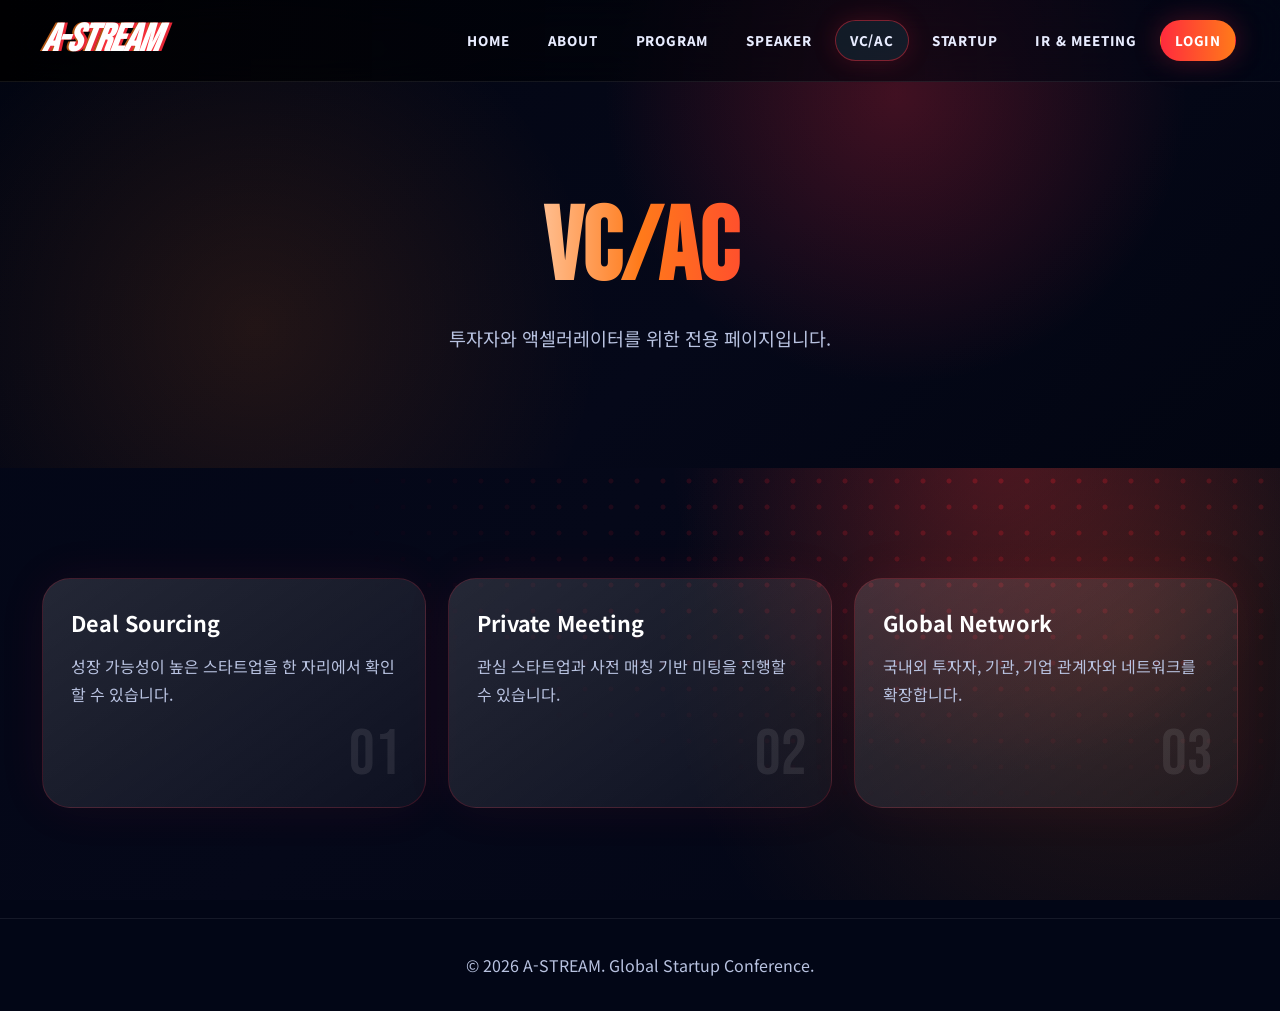
<file: vc-ac.html>
<!DOCTYPE html>
<html lang="ko">
<head>
<meta charset="UTF-8">
<meta name="viewport" content="width=device-width, initial-scale=1.0">
<title>VC/AC | A-STREAM</title>
<link rel="stylesheet" href="style.css">
</head>
<body>

<nav class="navbar">
  <a class="logo" href="index.html">A-STREAM</a>
  <div class="nav-links">
    <a href="index.html">Home</a>
    <a href="about.html">About</a>
    <a href="program.html">Program</a>
    <a href="speaker.html">Speaker</a>
    <a href="vc-ac.html">VC/AC</a>
    <a href="startup.html">Startup</a>
    <a href="ir-meeting.html">IR & Meeting</a>
    <a class="login-btn" href="login.html">Login</a>
  </div>
  <div class="menu-icon">☰</div>
</nav>


<header class="page-hero"><div><h1>VC/AC</h1><p>투자자와 액셀러레이터를 위한 전용 페이지입니다.</p></div></header>
<section class="section"><div class="inner grid">
<div class="card reveal"><h3>Deal Sourcing</h3><p>성장 가능성이 높은 스타트업을 한 자리에서 확인할 수 있습니다.</p><span class="num">01</span></div>
<div class="card reveal"><h3>Private Meeting</h3><p>관심 스타트업과 사전 매칭 기반 미팅을 진행할 수 있습니다.</p><span class="num">02</span></div>
<div class="card reveal"><h3>Global Network</h3><p>국내외 투자자, 기관, 기업 관계자와 네트워크를 확장합니다.</p><span class="num">03</span></div>
</div></section>

<footer class="footer">© 2026 A-STREAM. Global Startup Conference.</footer>
<script src="script.js"></script>
</body>
</html>
</file>
<file: style.css>
@import url('https://fonts.googleapis.com/css2?family=Teko:wght@600;700&display=swap');
@import url('https://fonts.googleapis.com/css2?family=Bebas+Neue&family=Oswald:wght@400;500;600;700&family=Noto+Sans+KR:wght@300;400;500;700;900&family=Montserrat:wght@400;600;800;900&display=swap');

:root{
  --bg:#020616;
  --nav:rgba(2,4,13,.86);
  --red:#ff2b3d;
  --orange:#ff7a1a;
  --yellow:#ffd600;
  --cyan:#18e0c4;
  --pink:#ff008c;
  --white:#ffffff;
  --muted:#b8c2e0;
  --line:rgba(255,43,61,.22);
  --font-display:'Bebas Neue','Oswald',sans-serif;
  --font-body:'Noto Sans KR','Montserrat',sans-serif;
}

*{box-sizing:border-box;margin:0;padding:0}
html{scroll-behavior:smooth}
body{
  min-height:100vh;
  background:var(--bg);
  color:var(--white);
  font-family:var(--font-body);
  overflow-x:hidden;
}
a{text-decoration:none;color:inherit}

body::before{
  content:"";
  position:fixed;
  inset:0;
  z-index:-4;
  background:
    radial-gradient(circle at 78% 50%, rgba(255,43,61,.22), transparent 30%),
    radial-gradient(circle at 88% 70%, rgba(255,122,26,.15), transparent 36%),
    linear-gradient(135deg,#020616 0%,#050819 52%,#020616 100%);
}
body::after{
  content:"";
  position:fixed;
  inset:0;
  z-index:-3;
  background-image:radial-gradient(circle, rgba(255,30,45,.7) 2px, transparent 3px);
  background-size:26px 26px;
  mask-image:radial-gradient(ellipse at 80% 54%, black 0%, transparent 48%);
  opacity:.36;
  animation:bgParticleMove 18s linear infinite;
}

/* NAVBAR */
.navbar{
  position:fixed;
  top:0;left:0;right:0;
  z-index:1000;
  height:82px;
  display:flex;
  align-items:center;
  justify-content:space-between;
  padding:0 44px;
  background:linear-gradient(90deg,rgba(0,0,0,.84),rgba(2,6,22,.55));
  border-bottom:1px solid rgba(255,255,255,.08);
  backdrop-filter:blur(18px);
}
.logo{
  font-family:var(--font-display);
  font-style:italic;
  font-weight:900;
  font-size:2.4rem;
  line-height:.9;
  color:white;
  transform:skew(-8deg);
  text-shadow:3px 0 rgba(255,43,61,.9),-2px 0 rgba(255,122,26,.7);
}
.nav-links{display:flex;gap:8px;align-items:center}
.nav-links a,
.dropdown>a{
  padding:10px 14px;
  color:#e8ecff;
  font-size:.83rem;
  font-weight:800;
  letter-spacing:.8px;
  text-transform:uppercase;
  border:1px solid transparent;
  border-radius:999px;
}
.nav-links a:hover,
.nav-links a.active,
.dropdown>a:hover{
  border-color:rgba(255,43,61,.45);
  background:rgba(34,245,255,.09);
  box-shadow:0 0 24px rgba(255,43,61,.18);
}
.login-btn{
  background:linear-gradient(90deg,var(--red),var(--orange));
  color:white!important;
  box-shadow:0 0 28px rgba(255,43,61,.28);
}
.menu-icon{display:none;font-size:2rem}

/* DROPDOWN */
.dropdown{position:relative;display:flex;align-items:center}
.dropdown-menu{
  position:absolute;
  top:calc(100% + 14px);
  left:0;
  min-width:220px;
  background:rgba(5,8,25,.96);
  border:1px solid rgba(255,122,26,.25);
  border-radius:18px;
  padding:10px;
  opacity:0;
  visibility:hidden;
  transform:translateY(10px);
  transition:.25s ease;
  box-shadow:0 0 24px rgba(255,122,26,.12);
  backdrop-filter:blur(16px);
  z-index:99999;
}
.dropdown-menu a{
  display:block;
  padding:14px 16px;
  border-radius:12px;
  font-size:.95rem;
  font-weight:700;
  color:#f5f5f5;
  white-space:nowrap;
}
.dropdown-menu a:hover{
  background:linear-gradient(90deg,rgba(255,122,26,.15),rgba(255,43,61,.12));
  color:#ffd86b;
}
.dropdown:hover .dropdown-menu{opacity:1;visibility:visible;transform:translateY(0)}

/* HOME HERO */
.hero{
  min-height:135vh;
  position:relative;
  display:flex;
  align-items:flex-start;
  justify-content:center;
  overflow:hidden;
  padding:140px 40px 260px;
  background:
    radial-gradient(circle at center, rgba(255,40,60,.08), transparent 32%),
    linear-gradient(135deg,#01030d 0%,#020617 45%,#03091f 100%);
}
.hero::before{
  content:"";
  position:absolute;
  inset:-15%;
  z-index:0;
  background:
    radial-gradient(circle at 75% 50%, rgba(255,30,50,.32), transparent 34%),
    radial-gradient(circle at 82% 52%, rgba(255,120,20,.18), transparent 40%);
  animation:heroPulse 7s ease-in-out infinite alternate,heroMoodShift 16s ease-in-out infinite;
}
.hero::after{
  content:"";
  position:absolute;
  inset:-10%;
  z-index:1;
  background-image:radial-gradient(circle, rgba(255,25,45,.95) 2.2px, transparent 3.4px);
  background-size:20px 20px;
  opacity:.95;
  mask-image:radial-gradient(ellipse at 82% 50%, black 0%, black 22%, transparent 58%);
  animation:particleMove 10s linear infinite,particleFloat 6s ease-in-out infinite alternate,particleMood 18s ease-in-out infinite;
}
.hero-content{
  position:relative;
  z-index:3;
  width:100%;
  max-width:1900px;
  min-height:120vh;
  margin:0 auto;
  padding-top:90px;
  display:flex;
  flex-direction:column;
  align-items:center;
  justify-content:flex-start;
  text-align:center;
}
.kicker{
  color:white;
  font-family:'Oswald','Noto Sans KR',sans-serif;
  font-style:italic;
  font-weight:700;
  font-size:clamp(2rem,2.5vw,3rem);
  letter-spacing:4px;
  line-height:1.35;
  margin-bottom:34px;
}
.year,
.title{
  font-family:var(--font-display);
  font-style:italic;
  font-weight:900;
  color:white;
  transform:skew(-8deg);
  text-shadow:none;
}
.year{
  font-size:clamp(7rem,11vw,10rem);
  line-height:1;
  letter-spacing:3px;
  margin-bottom:18px;
}
.title{
  font-size:clamp(11rem,20vw,18rem);
  line-height:.92;
  letter-spacing:2px;
  margin-bottom:54px;
}
.subtitle{
  font-family:'Teko','Oswald','Noto Sans KR',sans-serif;
  font-style:italic;
  font-weight:700;
  color:white;
  font-size:clamp(2.2rem,3.2vw,3.4rem);
  max-width:1400px;
  line-height:1.35;
  letter-spacing:1.5px;
  margin:0 auto;
}
.hero-waves{position:absolute;inset:0;z-index:2;opacity:1;pointer-events:none}
.wave{
  position:absolute;
  width:180vw;
  height:16px;
  left:-40vw;
  background:linear-gradient(90deg,transparent,rgba(255,25,45,.95),rgba(255,85,25,.75),transparent);
  filter:blur(10px);
  opacity:.38;
  transform:rotate(-24deg);
  animation:waveMove 8s linear infinite,waveDrama 14s ease-in-out infinite;
}
.wave:nth-child(1){top:18%}
.wave:nth-child(2){top:35%;animation-duration:10s,16s}
.wave:nth-child(3){top:52%;animation-duration:12s,18s}
.wave:nth-child(4){top:70%;animation-duration:14s,20s}
.orb{position:absolute;border-radius:50%;filter:blur(28px);opacity:.55;animation:float 7s ease-in-out infinite alternate}
.orb.one{width:260px;height:260px;background:#7a1020;left:6%;top:18%}
.orb.two{width:180px;height:180px;background:var(--orange);right:10%;top:14%;animation-delay:1s}
.orb.three{width:220px;height:220px;background:var(--red);right:8%;bottom:8%;animation-delay:2s}

/* D-DAY BANNER */
.slogan-banner{
  width:100vw;
  margin:420px calc(50% - 50vw) -220px;
  display:flex;
  align-items:center;
  justify-content:space-between;
  padding:54px 80px;
  background:linear-gradient(90deg,#18e0c4 0%,#9dd93a 32%,#ffb100 58%,#ff5d3d 80%,#ff008c 100%);
  box-shadow:0 0 60px rgba(255,80,80,.22);
  overflow:hidden;
  position:relative;
  z-index:5;
}
.slogan-banner::after{
  content:"";
  position:absolute;
  inset:0;
  background:linear-gradient(120deg,rgba(255,255,255,.12),transparent 28%);
  pointer-events:none;
}
.banner-left span{
  font-family:var(--font-display);
  font-style:italic;
  font-weight:900;
  font-size:clamp(5rem,10vw,9rem);
  line-height:.9;
  color:white;
}
.banner-right{text-align:right}
.banner-right h3{
  font-family:var(--font-display);
  font-style:italic;
  font-size:clamp(3rem,6vw,5rem);
  line-height:1;
  color:white;
  margin-bottom:16px;
}
.banner-right p{color:white;font-size:1.4rem;font-weight:700;letter-spacing:1px}

/* SPEAKER SECTION */
.speaker-section{
  padding:110px 42px;
  position:relative;
  background:
    radial-gradient(circle at 75% 30%, rgba(255,43,61,.14), transparent 30%),
    radial-gradient(circle at 25% 80%, rgba(255,122,26,.08), transparent 35%),
    linear-gradient(135deg,#020511 0%,#050819 58%,#020511 100%);
}
.speaker-section::after{
  content:"";
  position:absolute;
  inset:0;
  z-index:0;
  background-image:radial-gradient(circle, rgba(255,43,61,.28) 1.6px, transparent 2.6px);
  background-size:22px 22px;
  mask-image:radial-gradient(circle at 82% 50%, black 0%, transparent 46%);
  opacity:.55;
  pointer-events:none;
}
.speaker-title{
  position:relative;
  z-index:1;
  text-align:center;
  font-family:var(--font-display);
  font-style:italic;
  font-size:clamp(2.4rem,5vw,4.7rem);
  margin-bottom:60px;
  background:linear-gradient(90deg,#ffffff,var(--orange),var(--red));
  -webkit-background-clip:text;
  background-clip:text;
  -webkit-text-fill-color:transparent;
  color:transparent;
}
.speaker-grid{
  position:relative;
  z-index:1;
  display:grid;
  grid-template-columns:repeat(2,1fr);
  gap:40px;
  max-width:1000px;
  margin:0 auto;
}
.speaker-card{
  position:relative;
  height:520px;
  overflow:hidden;
  background:linear-gradient(145deg,rgba(255,255,255,.1),rgba(255,255,255,.035));
  border:1px solid rgba(255,43,61,.18);
  border-radius:28px;
  box-shadow:none;
}
.speaker-card img{
  position:absolute;
  inset:0;
  width:100%;height:100%;
  object-fit:cover;
  object-position:center top;
  display:block;
}
.speaker-info{
  position:absolute;
  left:0;right:0;bottom:0;
  z-index:3;
  padding:26px;
  background:linear-gradient(180deg,rgba(0,0,0,.18),rgba(0,0,0,.72));
  backdrop-filter:blur(6px);
}
.speaker-info h3{font-size:1.7rem;margin-bottom:10px;font-weight:900}
.speaker-info p{margin:4px 0;font-weight:700;color:#f1f4ff}

/* IMPACT BANDS */
.impact-bands{
  width:100%;
  overflow:hidden;
  background:#04074a;
  border-top:2px solid var(--cyan);
  border-bottom:2px solid var(--pink);
}
.impact-band{width:100%;overflow:hidden}
.impact-scroll{display:flex;align-items:center;width:max-content;will-change:transform}
.impact-band:nth-child(1) .impact-scroll{animation:impactMoveLeft 24s linear infinite}
.impact-band:nth-child(2) .impact-scroll{animation:impactMoveRight 30s linear infinite}
.impact-band:nth-child(3) .impact-scroll{animation:impactMoveLeft 26s linear infinite}
.impact-band:hover .impact-scroll{animation-play-state:paused}
.band-title{background:#04074a;padding:54px 0}
.band-title span{
  white-space:nowrap;
  margin-right:140px;
  padding-right:80px;
  display:inline-block;
  font-family:var(--font-display);
  font-style:italic;
  font-weight:900;
  font-size:clamp(4rem,7vw,7rem);
  background:linear-gradient(90deg,#18e0c4,#9dd93a,#ffcc00,#ff7a1a,#ff008c);
  -webkit-background-clip:text;
  background-clip:text;
  -webkit-text-fill-color:transparent;
}
.band-color{
  padding:42px 0;
  background:linear-gradient(90deg,#18e0c4 0%,#f7e600 30%,#ff8a00 58%,#ff2b3d 78%,#ff008c 100%);
}
.stat-item{min-width:260px;margin-right:40px;text-align:center;color:#000;font-style:italic}
.stat-item p{font-size:1.6rem;font-weight:900;margin-bottom:12px}
.stat-item strong{font-family:var(--font-display);font-size:clamp(4rem,6vw,6rem);line-height:1;color:#000}
.band-invest{padding:54px 0 46px;background:#04074a}
.invest-item{min-width:720px;margin-right:110px;color:var(--yellow);font-style:italic}
.invest-item strong{font-family:var(--font-display);font-size:clamp(4rem,6vw,6rem);line-height:1}
.invest-item p{margin-top:18px;font-size:1.6rem;font-weight:900}

/* COMMON SECTIONS */
.section{padding:110px 42px;position:relative}
.inner{max-width:1200px;margin:0 auto}
.section-head{display:flex;align-items:end;justify-content:space-between;gap:24px;margin-bottom:36px}
.eyebrow{font-family:var(--font-display);color:var(--red);letter-spacing:3px;font-size:.82rem}
h2{font-family:var(--font-display);font-size:clamp(2.4rem,5vw,4.7rem);margin-top:8px}
.desc{color:var(--muted);max-width:600px;line-height:1.8}
.grid{display:grid;grid-template-columns:repeat(3,1fr);gap:22px}
.card{
  min-height:230px;
  padding:28px;
  border-radius:28px;
  background:linear-gradient(145deg,rgba(255,255,255,.13),rgba(255,255,255,.04));
  border:1px solid rgba(255,43,61,.18);
  box-shadow:0 0 50px rgba(255,43,61,.07);
  transition:.3s;
  position:relative;
  overflow:hidden;
}
.card h3{position:relative;font-size:1.35rem;margin-bottom:14px}
.card p{position:relative;color:var(--muted);line-height:1.75}
.card .num{position:absolute;right:24px;bottom:14px;font-family:var(--font-display);font-size:4rem;opacity:.09}
.card:hover{transform:translateY(-10px);border-color:rgba(255,43,61,.5)}
.banner{
  margin-top:28px;
  padding:34px;
  border-radius:30px;
  background:linear-gradient(90deg,rgba(255,43,61,.18),rgba(124,60,255,.16),rgba(255,46,136,.14)),rgba(255,255,255,.04);
  border:1px solid rgba(255,255,255,.14);
  display:flex;
  justify-content:space-between;
  gap:20px;
  align-items:center;
}
.banner strong{font-family:var(--font-display);font-size:1.8rem}
.btn{
  display:inline-flex;
  align-items:center;
  justify-content:center;
  min-width:180px;
  padding:15px 24px;
  border-radius:999px;
  font-weight:900;
  border:1px solid rgba(255,255,255,.16);
}
.btn.primary{color:white;background:linear-gradient(90deg,var(--red),var(--orange));box-shadow:0 0 30px rgba(255,43,61,.38)}
.btn.ghost{color:white;background:rgba(255,255,255,.06);border-color:rgba(255,43,61,.4)}

/* OTHER PAGES */
.page-hero{
  min-height:52vh;
  padding:140px 42px 70px;
  display:flex;
  align-items:center;
  justify-content:center;
  text-align:center;
  background:
    radial-gradient(circle at 70% 20%, rgba(255,43,61,.24), transparent 30%),
    radial-gradient(circle at 20% 70%, rgba(255,122,26,.12), transparent 32%),
    linear-gradient(135deg,#020511 0%,#050819 58%,#020511 100%);
}
.page-hero h1{
  font-family:var(--font-display);
  font-size:clamp(3rem,8vw,7rem);
  background:linear-gradient(90deg,#ffffff,var(--orange),var(--red));
  -webkit-background-clip:text;
  background-clip:text;
  -webkit-text-fill-color:transparent;
  color:transparent;
  text-align:center;
}
.page-hero p{color:var(--muted);font-size:1.15rem;margin:14px auto 0;max-width:760px;text-align:center}
.table{width:100%;border-collapse:collapse;overflow:hidden;border-radius:24px;background:rgba(255,255,255,.06)}
.table th,.table td{padding:18px;border-bottom:1px solid rgba(255,255,255,.08);text-align:left}
.table th{color:var(--red);font-family:var(--font-display)}
.login-box{max-width:460px;margin:0 auto;padding:34px;border-radius:30px;background:rgba(255,255,255,.08);border:1px solid rgba(255,43,61,.2)}
.input{width:100%;margin:10px 0;padding:15px;border-radius:14px;border:1px solid rgba(255,255,255,.14);background:rgba(0,0,0,.25);color:white}
.footer{padding:34px 42px;border-top:1px solid rgba(255,255,255,.08);color:var(--muted);text-align:center}
.reveal{opacity:0;transform:translateY(24px);transition:1s}
.reveal.visible{opacity:1;transform:translateY(0)}

/* SPEAKER PAGE */
.speaker-page{
  padding:140px 60px 100px;
  background:
    radial-gradient(circle at 70% 20%, rgba(255,43,61,.24), transparent 30%),
    radial-gradient(circle at 20% 70%, rgba(255,122,26,.12), transparent 32%),
    linear-gradient(135deg,#020511 0%,#050819 58%,#020511 100%);
  text-align:center;
}
.speaker-page-title{
  text-align:center;
  font-family:var(--font-display);
  font-size:clamp(3rem,8vw,7rem);
  letter-spacing:2px;
  margin-bottom:80px;
  background:linear-gradient(90deg,#ffffff,var(--orange),var(--red));
  -webkit-background-clip:text;
  background-clip:text;
  -webkit-text-fill-color:transparent;
  color:transparent;
}
.speaker-page-title::after{content:"";display:block;width:90px;height:3px;margin:18px auto 0;background:linear-gradient(90deg,var(--red),var(--orange));border-radius:999px;box-shadow:0 0 18px rgba(255,43,61,.55)}
.speaker-detail{
  display:grid;
  grid-template-columns:220px 1fr;
  gap:40px;
  align-items:center;
  max-width:950px;
  margin:0 auto 80px;
  padding:28px;
  border-radius:28px;
  background:linear-gradient(145deg,rgba(255,255,255,.13),rgba(255,255,255,.04));
  border:1px solid rgba(255,43,61,.18);
  box-shadow:0 0 50px rgba(255,43,61,.07);
  text-align:left;
}
.speaker-detail.reverse{grid-template-columns:220px 1fr}
.speaker-detail.reverse .speaker-photo{order:1}
.speaker-detail.reverse .speaker-text{order:2}
.speaker-photo{width:220px;height:300px;border-radius:18px;overflow:hidden;background:#111;box-shadow:0 0 25px rgba(255,43,61,.12)}
.speaker-photo img{width:100%;height:100%;object-fit:cover;object-position:center top;display:block}
.speaker-text h2{font-family:var(--font-display);font-size:2rem;margin-bottom:10px}
.speaker-text h3{color:#ff9a1f;font-size:1.1rem;margin-bottom:22px}
.speaker-text .topic{color:#ffb347;font-weight:900;font-size:1.1rem;margin-bottom:22px}
.speaker-text p{color:white;line-height:1.8;font-size:1rem;margin-bottom:18px}
.speaker-text ul{padding-left:20px;color:var(--muted);line-height:1.8;font-weight:700}

/* ABOUT PAGE */
.about-visual-hero{
  min-height:100vh;
  position:relative;
  overflow:hidden;
  padding:150px 42px 90px;
  display:flex;
  align-items:center;
  justify-content:center;
  background:
    radial-gradient(circle at 75% 45%, rgba(255,43,61,.28), transparent 32%),
    radial-gradient(circle at 88% 55%, rgba(255,122,26,.18), transparent 38%),
    linear-gradient(135deg,#01030d 0%,#020617 45%,#03091f 100%);
}
.about-visual-hero::before{
  content:"";
  position:absolute;
  inset:0;
  background-image:radial-gradient(circle, rgba(255,25,45,.95) 2.2px, transparent 3.4px);
  background-size:20px 20px;
  opacity:.9;
  mask-image:radial-gradient(ellipse at 82% 50%, black 0%, black 25%, transparent 62%);
  animation:aboutDotFlow 18s linear infinite;
}
.about-visual-hero::after{content:"";position:absolute;inset:0;background:linear-gradient(90deg,rgba(1,2,8,.92) 0%,rgba(1,2,8,.62) 38%,rgba(1,2,8,.25) 65%,rgba(1,2,8,.45) 100%);pointer-events:none}
.about-visual-content{position:relative;z-index:2;width:100%;max-width:1050px;text-align:center}
.about-visual-content h1{font-family:var(--font-display);font-style:italic;font-size:clamp(4rem,9vw,8rem);color:white;line-height:.9;margin-bottom:60px;letter-spacing:2px;text-shadow:0 0 18px rgba(255,255,255,.24),0 0 40px rgba(255,43,61,.28)}
.about-info-table{max-width:1000px;margin:0 auto;display:grid;gap:28px;text-align:left}
.about-info-row{display:grid;grid-template-columns:180px 1fr;gap:34px;align-items:center;color:white;}
.about-info-row strong{

  font-family:'Montserrat','Noto Sans KR',sans-serif;

  font-size:1.35rem;

  font-weight:900;

  letter-spacing:3px;

  text-align:right;

  color:#ff7a1a;

  font-style:normal;

  text-shadow:none;
}
.about-info-row span{

  font-family:'Montserrat','Noto Sans KR',sans-serif;

  font-size:1.9rem;

  font-weight:800;

  letter-spacing:.3px;

  color:white;

  font-style:normal;

  text-shadow:none;

  white-space:nowrap;
}
.about-blobs span{position:absolute;z-index:1;width:110px;height:110px;border-radius:50%;background:var(--red);filter:blur(8px);opacity:.55;animation:blobFloat 7s ease-in-out infinite alternate}
.about-blobs span:nth-child(1){left:-30px;top:18%;width:160px;height:160px}
.about-blobs span:nth-child(2){right:18%;top:4%;width:130px;height:130px;background:var(--orange)}
.about-blobs span:nth-child(3){right:7%;top:28%;width:70px;height:70px}
.about-blobs span:nth-child(4){left:17%;top:10%;width:130px;height:130px;background:var(--orange)}

/* PROGRAM PAGE */
/* PROGRAM PAGE */
.program-page{
  padding:150px 52px 100px;
  min-height:100vh;

  background:
    radial-gradient(circle at 78% 45%, rgba(255,43,61,.18), transparent 34%),
    linear-gradient(135deg,#020616 0%,#050819 55%,#020616 100%);
}

/* TITLE */

.program-title{
  max-width:1500px;
  margin:0 auto 60px;
}

.program-title p{
  color:#ff7a1a;

  font-family:'Montserrat',sans-serif;
  font-size:14px;
  font-weight:800;

  letter-spacing:4px;

  margin-bottom:20px;
}

.program-title h1{
  font-family:var(--font-display);

  font-style:italic;

  font-weight:900;

  font-size:clamp(4.5rem,8vw,7.5rem);

  line-height:.9;

  letter-spacing:2px;

  color:#fff;

  margin-bottom:16px;

  text-transform:uppercase;
}

.program-title h1 span{
  color:#ff2b3d;
}

.program-title h4{
  font-family:'Montserrat','Noto Sans KR',sans-serif;

  font-size:1.15rem;
  font-weight:600;

  color:#dfe5ff;

  letter-spacing:.2px;
}

/* DAY */

/* =========================
   PROGRAM PAGE
========================= */

/* =========================
   PROGRAM TITLE
========================= */

.program-title{
  position:relative;
  z-index:2;

  max-width:1500px;

  margin:0 auto 80px;

  text-align:center;
}

/* HIDE OLD TEXT */

.program-title p,
.program-title h4{
  display:none;
}

/* SAME FONT STYLE AS SPEAKER */

.program-title h1{
  font-family:'Bebas Neue', sans-serif;

  font-style:normal;

  font-weight:900;

  font-size:clamp(3rem,8vw,7rem);

  letter-spacing:2px;

  margin-bottom:0;

  background:linear-gradient(
    90deg,
    #ffffff,
    var(--orange),
    var(--red)
  );

  -webkit-background-clip:text;
  background-clip:text;

  -webkit-text-fill-color:transparent;

  color:transparent;

  text-align:center;

  transform:none;

  text-shadow:none;
}

/* UNDER LINE */

.program-title h1::after{
  content:"";

  display:block;

  width:90px;
  height:3px;

  margin:18px auto 0;

  background:
    linear-gradient(
      90deg,
      var(--red),
      var(--orange)
    );

  border-radius:999px;

  box-shadow:
    0 0 18px rgba(255,43,61,.55);
}

.program-title h4{
  font-family:'Montserrat','Noto Sans KR',sans-serif;

  font-size:1.12rem;

  font-weight:700;

  color:#dfe5ff;

  letter-spacing:.4px;

  margin-top:24px;
}

/* DAY */

.program-day{
  position:relative;
  z-index:2;

  max-width:1500px;

  margin:0 auto 24px;

  font-family:'Montserrat',sans-serif;

  font-size:1.45rem;

  font-weight:800;

  color:white;

  letter-spacing:1px;
}

.program-day strong{
  color:#ff7a1a;

  font-size:1.9rem;

  margin-right:14px;

  letter-spacing:2px;
}

.day-two{
  margin-top:80px;
}

/* TABLE */

.program-table-wrap{
  position:relative;
  z-index:2;

  max-width:1500px;

  margin:0 auto;

  overflow:hidden;

  border-radius:28px;

  background:
    linear-gradient(
      145deg,
      rgba(255,255,255,.09),
      rgba(255,255,255,.03)
    );

  border:1px solid rgba(255,122,26,.18);

  backdrop-filter:blur(12px);

  box-shadow:
    0 0 40px rgba(255,43,61,.08);
}

.program-table{
  width:100%;

  border-collapse:collapse;

  color:white;

  font-family:'Montserrat','Noto Sans KR',sans-serif;
}

.program-table thead{
  background:
    linear-gradient(
      90deg,
      rgba(255,43,61,.18),
      rgba(255,122,26,.12)
    );
}

.program-table th{
  padding:24px 22px;

  text-align:center;

  font-size:.95rem;

  font-weight:900;

  letter-spacing:2px;

  color:#ffffff;

  text-transform:uppercase;
}

.program-table td{
  padding:26px 22px;

  border-bottom:1px solid rgba(255,255,255,.08);

  text-align:center;

  font-size:1rem;

  font-weight:600;

  line-height:1.7;

  color:#e8ecff;

  transition:.3s ease;
}

.program-table tr:last-child td{
  border-bottom:none;
}

.program-table td:first-child{
  width:170px;

  color:#ffb347;

  font-weight:900;

  white-space:nowrap;
}

.program-table td:nth-child(2){
  font-weight:800;

  color:#fff;
}

.program-table .highlight{
  color:#00f5d4;

  font-weight:900;
}

.program-table tbody tr:hover{
  background:rgba(255,255,255,.05);

  transform:scale(1.005);
}

/* ANIMATION */

@keyframes programDotsMove{

  from{
    transform:translateX(0);
  }

  to{
    transform:translateX(-120px);
  }
}

@keyframes programTitleFloat{

  from{
    transform:
      translateY(0)
      skew(-6deg);
  }

  to{
    transform:
      translateY(10px)
      skew(-6deg);
  }
}

/* MOBILE */

@media(max-width:900px){

  .program-page{
    padding:130px 22px 80px;
  }

  .program-title h1{
    font-size:clamp(3.8rem,15vw,6rem);
  }

  .program-title h4{
    font-size:.95rem;

    line-height:1.7;
  }

  .program-day{
    font-size:1.1rem;
  }

  .program-table-wrap{
    overflow-x:auto;
  }

  .program-table{
    min-width:850px;
  }

  .program-table th,
  .program-table td{
    padding:18px;
  }
}

/* IR & MEETING */
.meeting-hero{min-height:75vh;padding:150px 42px 100px;display:flex;align-items:center;justify-content:center;text-align:center;position:relative;overflow:hidden;background:linear-gradient(135deg,#020511 0%,#050819 55%,#020511 100%)}
.meeting-bg{position:absolute;inset:-10%;background-image:radial-gradient(circle, rgba(255,43,61,.8) 2px, transparent 3px);background-size:28px 28px;opacity:.9;animation:meetingFlow 18s linear infinite;mask-image:radial-gradient(circle at 70% 45%, black 0%, black 35%, transparent 70%)}
.meeting-hero::after{content:"";position:absolute;inset:0;background:linear-gradient(90deg,rgba(0,0,0,.92),rgba(0,0,0,.4),rgba(0,0,0,.7))}
.meeting-hero-content{position:relative;z-index:2;max-width:950px}
.meeting-label{color:var(--orange);font-weight:900;letter-spacing:2px;margin-bottom:16px}
.meeting-hero h1{font-family:var(--font-display);font-style:italic;font-size:clamp(4rem,10vw,9rem);line-height:.9;margin-bottom:24px;color:white;text-shadow:0 0 15px rgba(255,255,255,.15),0 0 35px rgba(255,43,61,.25)}
.meeting-hero p{color:#f1f1f1;line-height:1.8;font-size:1.1rem}
.meeting-hero-buttons{margin-top:34px;display:flex;justify-content:center;gap:14px;flex-wrap:wrap}
.meeting-system{padding:120px 42px;background:linear-gradient(135deg,#020511 0%,#060922 55%,#020511 100%)}
.meeting-system-head{max-width:1100px;margin:0 auto 70px}
.meeting-system-head h2{font-size:clamp(2.8rem,6vw,5.5rem);color:white}
.meeting-system-head p{color:#bfc7e8;line-height:1.8;max-width:780px}
.meeting-dashboard{max-width:1450px;margin:0 auto;display:grid;grid-template-columns:.75fr 1.8fr;gap:36px}
.dashboard-panel{padding:22px;border-radius:28px;background:linear-gradient(145deg,rgba(255,255,255,.12),rgba(255,255,255,.04));border:1px solid rgba(255,122,26,.22);backdrop-filter:blur(14px);box-shadow:0 0 60px rgba(255,43,61,.14)}
.panel-top{display:flex;justify-content:space-between;align-items:center;margin-bottom:24px;color:white}.panel-top span{font-size:1.4rem;font-weight:900}.panel-top small{color:#ffb347;font-weight:800}
.calendar-box{padding:20px;border-radius:22px;background:rgba(255,255,255,.08)}.calendar-header{text-align:center;color:white;font-weight:900;margin-bottom:18px}.calendar-days,.month-grid{display:grid;grid-template-columns:repeat(7,1fr);gap:8px}.calendar-days span{text-align:center;color:#ffb347;font-size:.75rem;font-weight:800}.month-grid div{min-height:54px;border-radius:12px;background:rgba(255,255,255,.06);color:white;display:flex;flex-direction:column;justify-content:center;align-items:center;font-weight:800}.event-day{background:var(--red)!important;box-shadow:0 0 20px rgba(255,43,61,.5)}.event-day.orange{background:var(--orange)!important}.event-day.red{background:#a40d24!important}.event-day span{font-size:.6rem;margin-top:4px}
.meeting-list{margin-top:24px;display:grid;gap:12px}.meeting-list div{padding:15px 16px;border-radius:14px;background:rgba(255,255,255,.06);display:flex;justify-content:space-between;gap:14px}.meeting-list strong{color:#ffb347}.meeting-list span{color:white}
.filter-row{display:grid;grid-template-columns:repeat(4,1fr);gap:10px;margin-bottom:18px}.filter-row span{padding:12px;border-radius:12px;background:rgba(255,255,255,.08);color:white;text-align:center;font-weight:700}
.schedule-table{display:grid;grid-template-columns:1.2fr repeat(4,1fr);gap:8px}.table-head,.company,.slot{min-height:58px;border-radius:12px;display:flex;align-items:center;justify-content:center;text-align:center;padding:12px;font-weight:800}.table-head{background:rgba(255,255,255,.12);color:#ffb347}.company{background:rgba(255,255,255,.08);color:white}.slot{color:#101020}.slot.orange{background:#ffb347}.slot.purple{background:#cdb7ff}.slot.green{background:#bdf5c0}.slot.pink{background:#ffbfd1}.slot.gray{background:#ededed}
.meeting-features{padding:110px 42px;background:#020616}

/* BUYER BOARD */
.status-tags{display:flex;flex-wrap:wrap;gap:8px;margin-bottom:18px}.tag{padding:6px 9px;border-radius:6px;font-size:.72rem;font-weight:900;color:#111}.tag.green{background:#b8f5bd}.tag.orange{background:#ffb347}.tag.purple{background:#d4c2ff}.tag.pink{background:#ffb6c8}.tag.gray{background:#e8e8e8}.tag.blue{background:#b8e5ff}
.dashboard-filters{display:grid;grid-template-columns:repeat(5,1fr);gap:8px;margin-bottom:12px}.dashboard-filters select,.dashboard-search select,.dashboard-search input{width:100%;padding:10px;border-radius:8px;border:1px solid rgba(255,255,255,.18);background:rgba(255,255,255,.08);color:white;font-weight:700}.dashboard-filters option,.dashboard-search option{color:#111}.dashboard-search{display:grid;grid-template-columns:1.2fr .8fr 1fr .7fr .9fr;gap:8px;align-items:center;margin-bottom:18px}.dashboard-search span{color:#e8ecff;font-weight:800;font-size:.85rem}.dashboard-search button{padding:10px;border-radius:8px;border:none;background:#53627c;color:white;font-weight:900;cursor:pointer}.board-count{color:white;font-size:.9rem;margin-bottom:10px}.board-count strong{color:#4da3ff}
.buyer-board{display:grid;grid-template-columns:.45fr 1fr .7fr repeat(7,1fr);gap:4px;min-width:1200px}.board-head{background:rgba(255,255,255,.14);color:white;min-height:48px;display:flex;align-items:center;justify-content:center;text-align:center;font-size:.78rem;font-weight:900}.board-cell,.board-slot{min-height:72px;padding:8px;border-radius:4px;display:flex;align-items:center;justify-content:center;text-align:center;font-size:.78rem;font-weight:800}.board-cell{background:rgba(255,255,255,.08);color:#e8ecff}.company-name{flex-direction:column;gap:5px}.company-name span{color:#4da3ff;font-size:.7rem}.board-slot{color:#111}.board-slot.orange{background:#ffbd7a}.board-slot.purple{background:#d9c7ff}.board-slot.pink{background:#ffc3cb}.board-slot.green{background:#bdf5a6}.board-slot.mint{background:#d4fff3}.dashboard-panel.wide{overflow-x:auto}.board-summary{margin-top:28px;display:grid;grid-template-columns:repeat(4,1fr);gap:14px}.board-summary div{min-height:120px;border-radius:18px;background:linear-gradient(145deg,rgba(255,255,255,.13),rgba(255,255,255,.045));border:1px solid rgba(255,122,26,.18);display:flex;flex-direction:column;align-items:center;justify-content:center;box-shadow:0 0 24px rgba(255,43,61,.08)}.board-summary strong{font-family:var(--font-display);font-size:2.5rem;color:#ffb347;line-height:1}.board-summary span{margin-top:8px;color:#e8ecff;font-weight:800;font-size:.9rem}

/* ANIMATIONS */
@keyframes bgParticleMove{from{transform:translateX(0)}to{transform:translateX(-120px)}}
@keyframes particleMove{0%{transform:translateX(0) translateY(0)}100%{transform:translateX(-140px) translateY(60px)}}
@keyframes particleFloat{0%{transform:scale(1)}100%{transform:scale(1.12)}}
@keyframes particleMood{0%{background-size:22px 22px;opacity:.85;filter:blur(0)}30%{background-size:18px 18px;opacity:1;filter:blur(.2px)}65%{background-size:30px 30px;opacity:.7;filter:blur(.6px)}100%{background-size:22px 22px;opacity:.85;filter:blur(0)}}
@keyframes heroPulse{0%{transform:scale(1);opacity:.9}100%{transform:scale(1.08);opacity:1}}
@keyframes heroMoodShift{0%{background:radial-gradient(circle at 72% 48%, rgba(255,30,50,.28), transparent 34%),radial-gradient(circle at 82% 52%, rgba(255,120,20,.14), transparent 42%)}35%{background:radial-gradient(circle at 62% 42%, rgba(255,43,61,.35), transparent 34%),radial-gradient(circle at 88% 60%, rgba(255,122,26,.2), transparent 42%)}70%{background:radial-gradient(circle at 80% 56%, rgba(255,20,70,.32), transparent 36%),radial-gradient(circle at 68% 36%, rgba(255,90,20,.18), transparent 40%)}100%{background:radial-gradient(circle at 72% 48%, rgba(255,30,50,.28), transparent 34%),radial-gradient(circle at 82% 52%, rgba(255,120,20,.14), transparent 42%)}}
@keyframes waveMove{0%{transform:translateX(-20%) rotate(-24deg)}100%{transform:translateX(20%) rotate(-24deg)}}
@keyframes waveDrama{0%{opacity:.25;filter:blur(12px)}40%{opacity:.65;filter:blur(8px)}75%{opacity:.38;filter:blur(16px)}100%{opacity:.25;filter:blur(12px)}}
@keyframes float{0%{transform:translateY(0) translateX(0)}100%{transform:translateY(35px) translateX(18px)}}
@keyframes impactMoveLeft{from{transform:translateX(0)}to{transform:translateX(-50%)}}
@keyframes impactMoveRight{from{transform:translateX(-50%)}to{transform:translateX(0)}}
@keyframes aboutDotFlow{from{transform:translateX(0) translateY(0)}to{transform:translateX(-120px) translateY(35px)}}
@keyframes blobFloat{from{transform:translateY(0) scale(1)}to{transform:translateY(28px) scale(1.08)}}
@keyframes meetingFlow{0%{transform:translateX(0) translateY(0)}100%{transform:translateX(-120px) translateY(40px)}}

/* RESPONSIVE */
@media(max-width:1100px){
  .impact-stats{grid-template-columns:repeat(2,1fr)}
}
@media(max-width:900px){
  .navbar{padding:0 22px}
  .nav-links{display:none}
  .menu-icon{display:block}
  .hero{min-height:auto;padding:130px 24px 120px}
  .hero-content{min-height:auto;max-width:100%;padding-top:60px}
  .kicker{font-size:1rem;letter-spacing:2px}
  .year{font-size:clamp(3.3rem,13vw,5rem)}
  .title{font-size:clamp(4.6rem,18vw,6.8rem)}
  .subtitle{font-size:2rem}
  .slogan-banner{margin:140px calc(50% - 50vw) -80px;flex-direction:column;align-items:flex-start;gap:24px;padding:28px}
  .banner-right{text-align:left}
  .banner-left span{font-size:4rem}
  .banner-right h3{font-size:2.2rem}
  .banner-right p{font-size:1rem}
  .speaker-grid,.grid,.program-card-grid{grid-template-columns:1fr}
  .section-head,.banner{display:block}
  .speaker-detail,.speaker-detail.reverse{grid-template-columns:1fr}
  .speaker-detail.reverse .speaker-photo,.speaker-detail.reverse .speaker-text{order:initial}
  .speaker-photo{width:100%;height:420px}
  .about-info-row{grid-template-columns:1fr;gap:8px;text-align:center}
  .about-info-row strong{text-align:center;font-size:1.4rem}
  .about-info-row span{font-size:1.6rem}
  .program-page,.program-detail-page{padding:130px 22px 80px}
  .program-table{min-width:850px;font-size:.95rem}
  .program-day{font-size:1.4rem}
  .meeting-dashboard{grid-template-columns:1fr}
  .filter-row,.schedule-table,.dashboard-filters,.dashboard-search{grid-template-columns:1fr}
  .buyer-board{min-width:900px}
  .board-summary{grid-template-columns:1fr 1fr}
}
@media(max-width:700px){
  .board-summary{grid-template-columns:1fr}
  .stat-item{min-width:220px}
  .invest-item{min-width:520px}
}

/* =========================
   SCALE UP SECTION FINAL
========================= */

.scaleup-banner{
  min-height:100vh;

  position:relative;

  display:flex;
  align-items:center;
  justify-content:center;

  overflow:hidden;

  background-image:url("images/scaleup.png.png");
  background-size:cover;
  background-position:center;
  background-repeat:no-repeat;
}

.scaleup-banner::before{
  content:"";

  position:absolute;
  inset:0;

  background:
    linear-gradient(
      90deg,
      rgba(2,7,22,.62),
      rgba(2,7,22,.28),
      rgba(2,7,22,.55)
    );

  z-index:1;
}

.scaleup-content{
  position:relative;
  z-index:2;

  text-align:center;
  color:white;
}

/* BEFORE ACTIVE */

.scaleup-year,
.scaleup-title,
.scaleup-content p{
  opacity:0;

  transform:
    translateY(70px)
    scale(.9);

  filter:blur(10px);
}

/* TYPO */

.scaleup-year,
.scaleup-title{
  font-family:var(--font-display);
  font-style:italic;
  font-weight:900;
}

.scaleup-year{
  font-size:clamp(5rem,10vw,10rem);

  line-height:.9;

  margin-bottom:10px;
}

.scaleup-title{
  font-size:clamp(7rem,16vw,16rem);

  line-height:.82;

  letter-spacing:4px;
}

.scaleup-content p{
  margin-top:28px;

  font-family:'Teko', sans-serif;
  font-style:italic;
  font-weight:700;

  font-size:clamp(2rem,4vw,4rem);
}

/* ACTIVE */

.scaleup-banner.active .scaleup-year{
  animation:scaleFadeUp .9s ease forwards;
}

.scaleup-banner.active .scaleup-title{
  animation:scaleFadeUp 1s ease forwards;
  animation-delay:.55s;
}

.scaleup-banner.active .scaleup-content p{
  animation:scaleFadeUp .9s ease forwards;
  animation-delay:1.1s;
}

/* KEYFRAME */

@keyframes scaleFadeUp{

  from{
    opacity:0;

    transform:
      translateY(70px)
      scale(.9);

    filter:blur(10px);
  }

  to{
    opacity:1;

    transform:
      translateY(0)
      scale(1);

    filter:blur(0);
  }
}

/* MOBILE */

@media(max-width:900px){

  .scaleup-banner{
    min-height:70vh;
    padding:40px 20px;
  }

  .scaleup-title{
    font-size:clamp(5rem,16vw,8rem);
  }

}


/* =========================
   PROGRAM PREVIEW
========================= */

.program-preview{
  padding:120px 50px;

  background:
    radial-gradient(circle at 80% 30%, rgba(255,43,61,.14), transparent 28%),
    linear-gradient(135deg,#020511 0%,#050819 58%,#020511 100%);
}


.program-preview-title{
  position:relative;

  z-index:1;

  text-align:center;

  font-family:var(--font-display);
  font-style:italic;

  font-size:clamp(2.4rem,5vw,4.7rem);

  margin-bottom:60px;

  background:linear-gradient(
    90deg,
    #ffffff,
    var(--orange),
    var(--red)
  );

  -webkit-background-clip:text;
  background-clip:text;
  -webkit-text-fill-color:transparent;

  color:transparent;
}


.program-preview-grid{
  max-width:1500px;

  margin:0 auto;

  display:grid;

  grid-template-columns:repeat(2,1fr);

  gap:26px;
}

.program-box{
  position:relative;

  height:460px;

  overflow:hidden;

  border:1px solid rgba(255,214,0,.55);

  background:#000;
}

.program-box img{
  position:absolute;
  inset:0;

  width:100%;
  height:100%;

  object-fit:cover;

  filter:
    brightness(.45)
    blur(1.5px);

  transform:scale(1.02);

  transition:.55s ease;
}

.program-overlay{
  position:absolute;
  inset:0;

  background:
    linear-gradient(
      180deg,
      rgba(0,0,0,.15),
      rgba(0,0,0,.45)
    );

  z-index:1;

  transition:.4s;
}

.program-box h3{
  position:absolute;

  left:50%;
  top:50%;

  transform:translate(-50%,-50%);

  z-index:3;

  width:100%;

  text-align:center;

  color:white;

  font-family:var(--font-display);
  font-style:italic;
  font-weight:900;

  font-size:clamp(3rem,5vw,5.2rem);

  letter-spacing:2px;

  text-shadow:
    0 0 15px rgba(0,0,0,.55);
}

/* HOVER */

.program-box:hover img{
  filter:
    brightness(.9)
    blur(0);

  transform:scale(1.08);
}

.program-box:hover .program-overlay{
  background:
    linear-gradient(
      180deg,
      rgba(0,0,0,.02),
      rgba(0,0,0,.18)
    );
}

.program-box:hover h3{
  transform:
    translate(-50%,-50%)
    scale(1.04);

  transition:.35s;
}

/* MOBILE */

@media(max-width:900px){

  .program-preview{
    padding:90px 20px;
  }

  .program-preview-grid{
    grid-template-columns:1fr;
  }

  .program-box{
    height:320px;
  }

}

.scaleup-contact{
  position:relative;
  z-index:2;

  display:flex;
  justify-content:space-between;
  align-items:flex-end;

  padding:120px 8%;
  gap:60px;

  color:#fff;

  min-height:700px;

  background:
    linear-gradient(rgba(0,0,20,.65), rgba(0,0,20,.82)),
    url("images/확대버전.png") center/cover no-repeat;
    background-color:#02051a;
}
  
.contact-left h2{
  font-size:92px;
  font-weight:900;
  line-height:.9;
  margin-bottom:20px;

  font-style:italic;
  letter-spacing:-4px;
}

.contact-slogan{
  font-size:32px;
  font-weight:700;
  font-style:italic;

  margin-bottom:40px;

  color:#ff5a5a;
}

.contact-info{
  display:flex;
  flex-direction:column;
  gap:10px;

  font-size:15px;
  letter-spacing:2px;
  opacity:.85;
}

.contact-right{
  text-align:right;
}

.contact-right h3{
  font-size:28px;
  margin-bottom:20px;

  color:#ff7a1a;
}

.contact-right p{
  font-size:18px;
  line-height:1.8;
  font-weight:600;
}

.copyright{
  padding:26px;
  text-align:center;

  background:#02051a;
  color:#999;

  font-size:14px;
  letter-spacing:2px;
}

.contact-left{
  display:none;
}

.scaleup-contact{
  justify-content:center;
  align-items:center;
  text-align:center;
}

.contact-right{
  text-align:center;
}

/* CONTACT LOGO */

.scaleup-contact{
  position:relative;
}

.contact-logo{
  position:absolute;

  right:-35px;
  bottom:-25px;

  width:650px;

  opacity:.95;

  z-index:5;

  filter:
    drop-shadow(0 0 20px rgba(255,255,255,.15));

  transition:.4s ease;
}

.contact-logo img{
  width:100%;
  display:block;
}

.contact-logo:hover{
  transform:scale(1.05);
}

.about-desc-section{
  min-height:100vh;
  position:relative;

  display:flex;
  align-items:flex-start;
  justify-content:center;

  padding:150px 40px 80px;

  background:
    linear-gradient(
      rgba(0,0,15,.45),
      rgba(0,0,15,.75)
    ),
    url("images/흐릿배경.png") center/cover no-repeat;
}

.about-desc-box{
  max-width:1200px;
  width:100%;

  text-align:center;

  margin-top:220px;
}

.about-desc-box p{
  font-size:clamp(1.3rem,2.5vw,2.3rem);
  line-height:1.65;

  font-weight:900;

  color:white;

  letter-spacing:-1px;

  text-shadow:
    0 0 20px rgba(0,0,0,.55);
}

/* ABOUT OVERVIEW SECTION */

.about-overview-section{
  min-height:100vh;
  position:relative;

  display:flex;
  align-items:center;
  justify-content:center;

  padding:130px 10% 90px;

  overflow:hidden;

  margin-top:-1px;

  background:
    linear-gradient(
      180deg,
      #020616 0%,
      rgba(2,6,22,.75) 18%,
      rgba(4,5,45,.35) 45%,
      rgba(4,5,45,.55) 100%
    ),
    url("images/배경사진.png") center/cover no-repeat;
}
.overview-content{
  position:relative;
  z-index:2;

  width:100%;
  max-width:1450px;

  color:white;
}

.overview-row{
  display:grid;
  grid-template-columns:270px 1fr;
  gap:38px;

  align-items:center;

  margin-bottom:34px;
}

.overview-row h2{
  font-family:'Noto Sans KR','Montserrat',sans-serif;

  font-size:2rem;
  font-weight:900;

  letter-spacing:2px;

  color:white;

  white-space:nowrap;
}

.overview-row h2::after{
  content:"|";
  margin-left:28px;

  font-weight:300;
  color:rgba(255,255,255,.7);
}

.overview-row > p{
  font-size:1.8rem;
  line-height:1.6;

  font-weight:700;

  color:white;
}

.detail-row{
  align-items:flex-start;
}

.overview-detail{
  padding-top:4px;
}

.overview-detail p{
  font-size:1.45rem;
  line-height:1.85;

  font-weight:700;

  color:white;

  margin-bottom:6px;
}

.overview-note{
  margin-top:45px;
  margin-left:600px;

  font-size:1.1rem;

  color:rgba(255,255,255,.75);
}

.overview-note{
  margin-top:55px;

  text-align:right;

  font-size:1.1rem;
  font-weight:500;

  color:rgba(255,255,255,.7);

  letter-spacing:.5px;
}

/* CONTACT NATURAL TRANSITION */

.scaleup-contact{
  margin-top:-1px;
}

.scaleup-contact::before{
  content:"";

  position:absolute;
  top:-180px;
  left:0;
  right:0;

  height:220px;

  background:
    linear-gradient(
      180deg,
      rgba(2,6,22,0),
      rgba(2,6,22,.75),
      rgba(2,6,22,1)
    );

  z-index:1;

  pointer-events:none;
}
</file>
